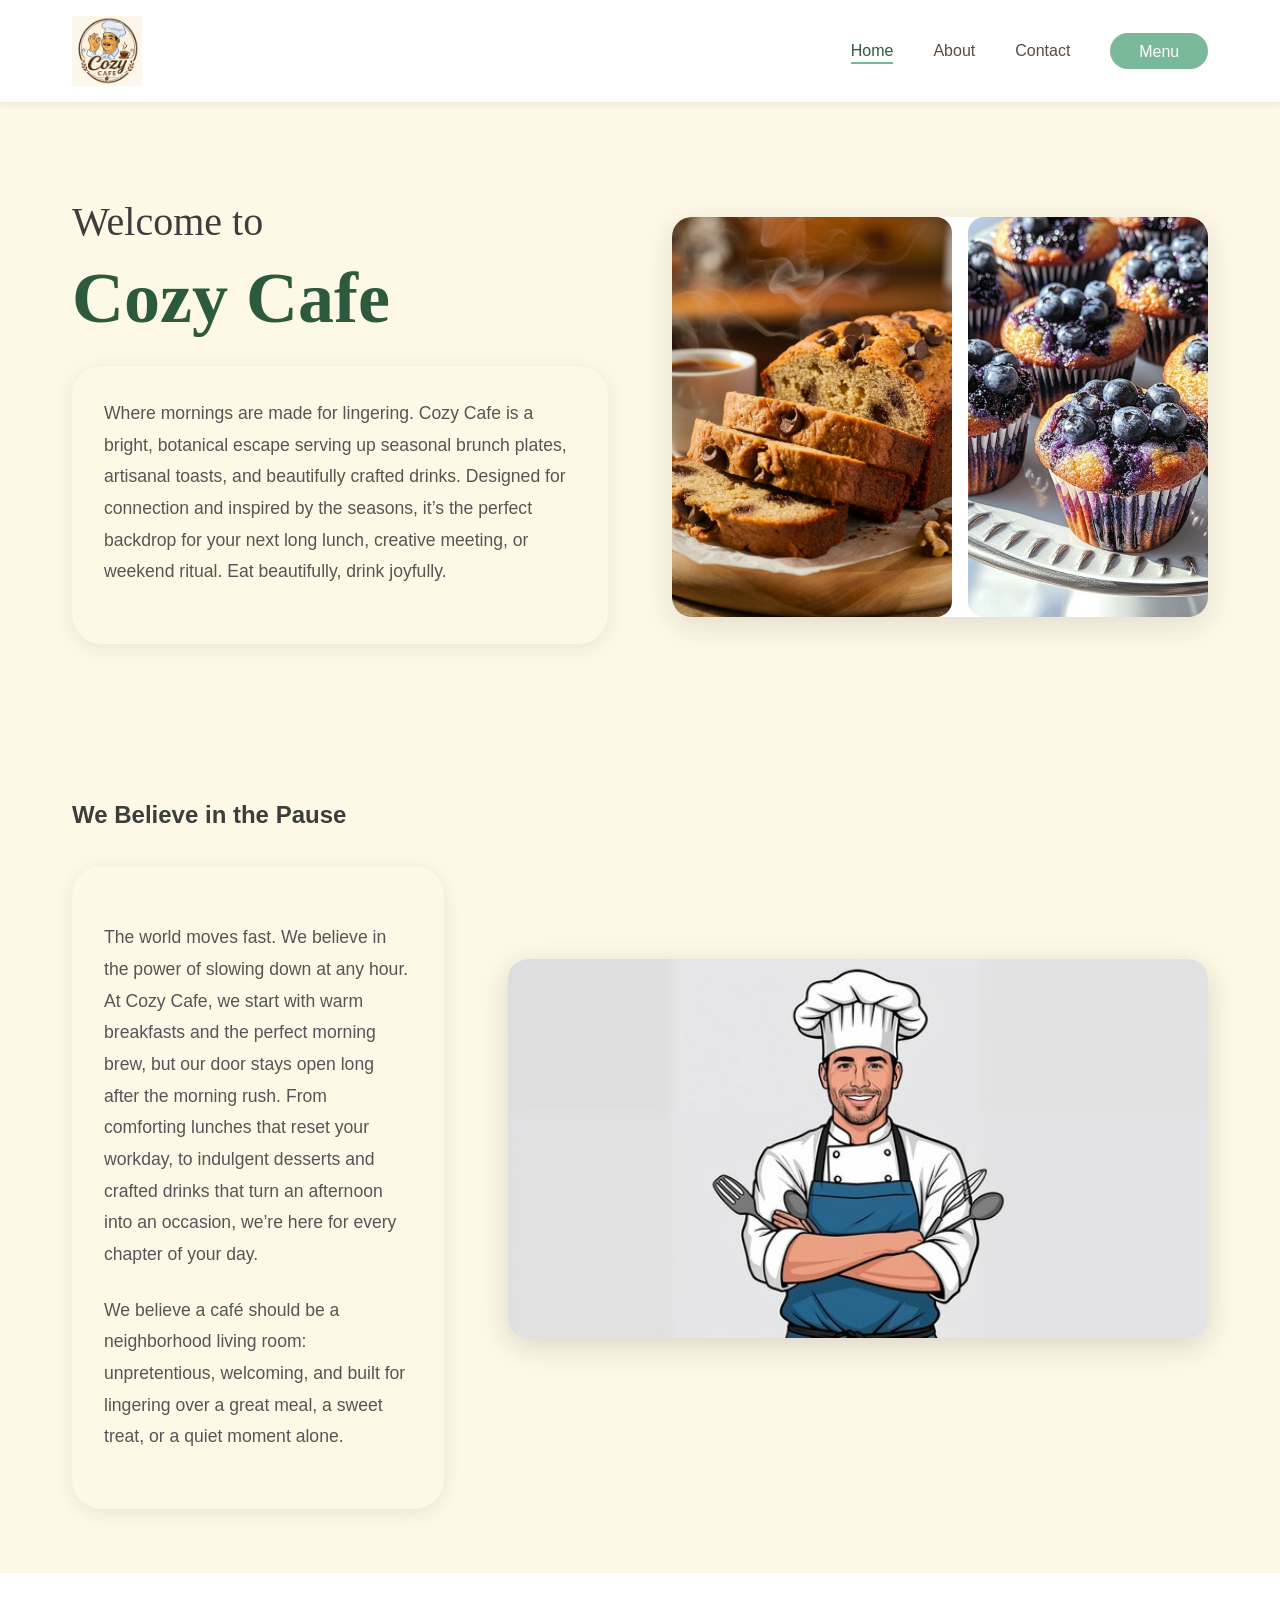
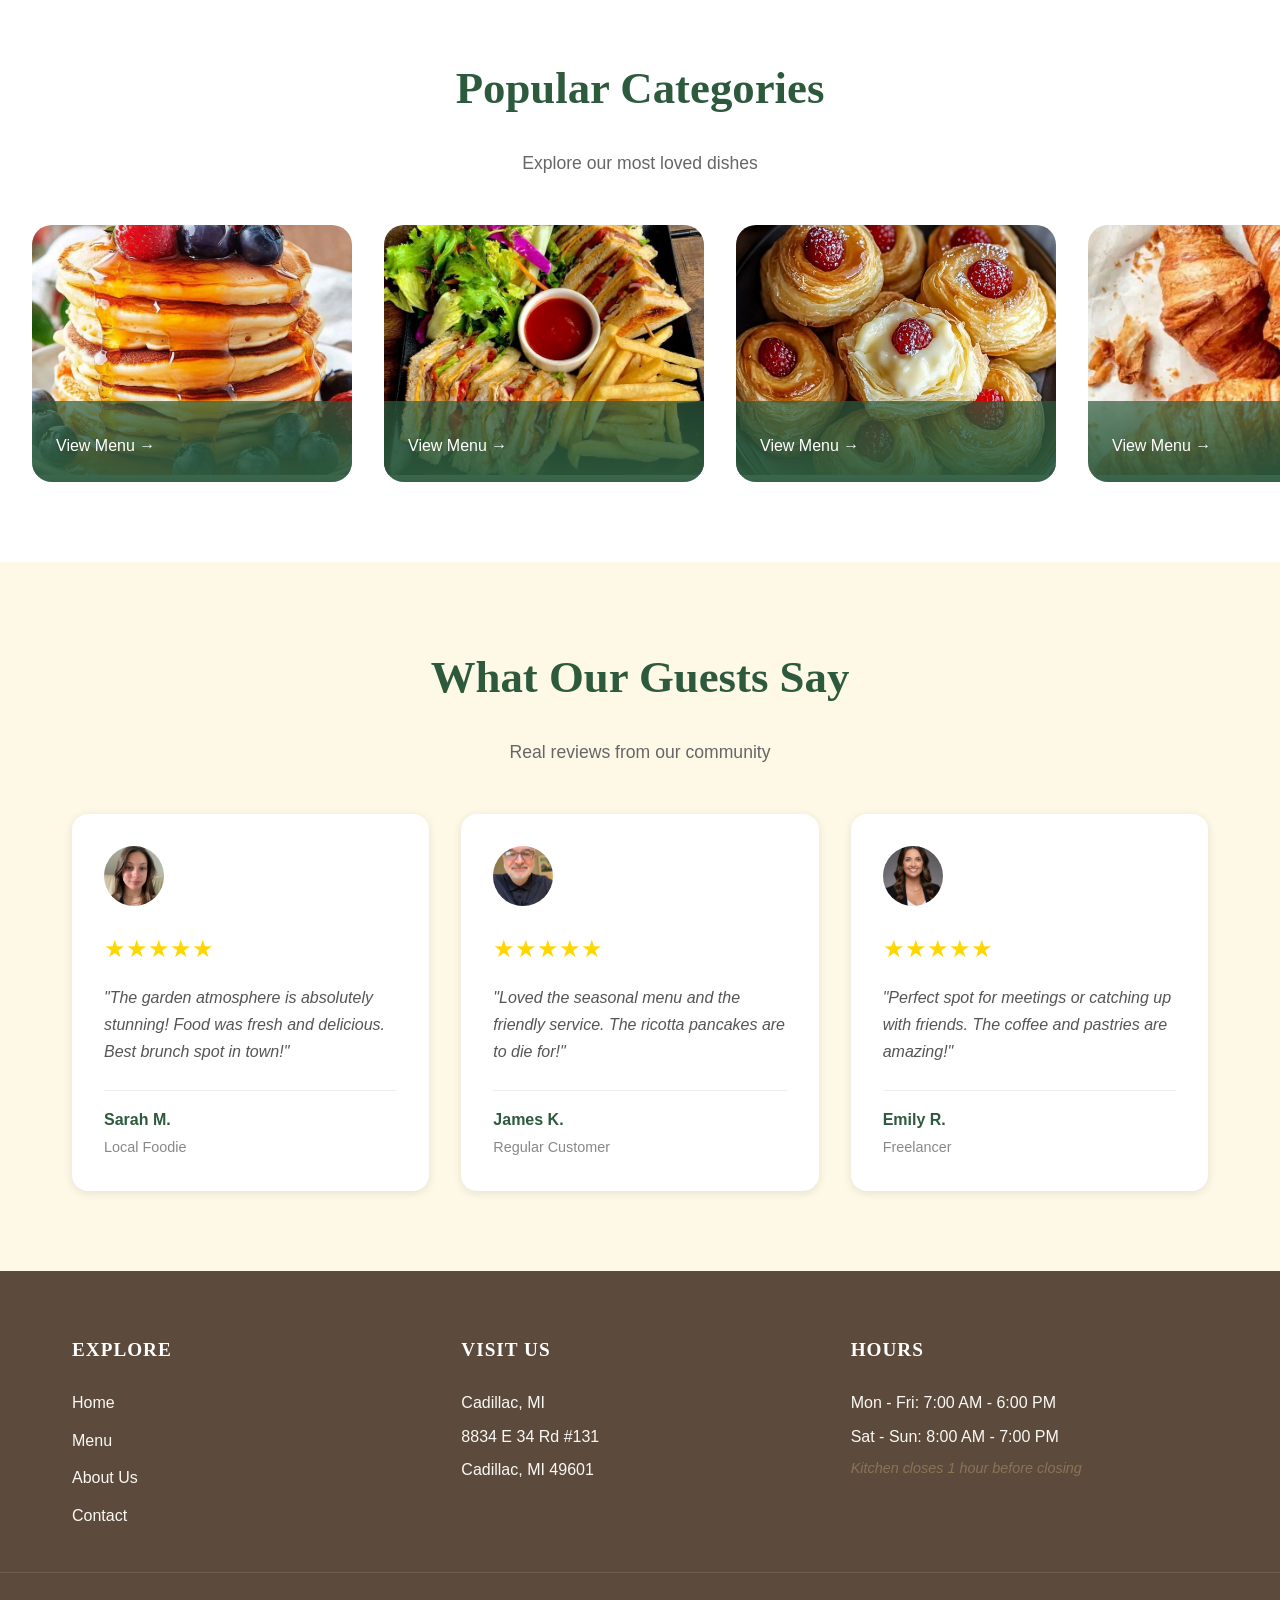
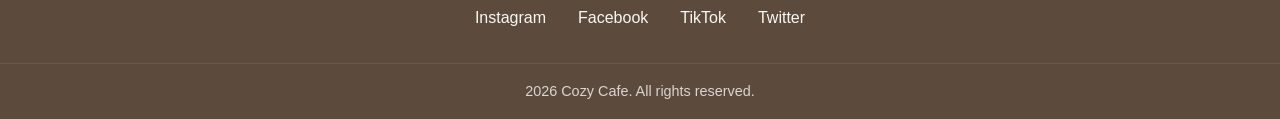
<file: index.html>
<!DOCTYPE html>
<html lang="en">
<head>
    <meta charset="UTF-8">
    <meta name="viewport" content="width=device-width, initial-scale=1.0">
    <title>Cozy Cafe | Botanical Escape</title>
    <link rel="stylesheet" href="styles.css">
</head>
<body>
    <!-- Navigation -->
    <nav class="navbar">
        <div class="nav-container">
            <div class="logo"><img src="images/cozycafelogo.png" alt="Cozy Cafe" class="logo-img"></div>
            <ul class="nav-menu">
                <li><a href="index.html" class="nav-link active">Home</a></li>
                <li><a href="about.html" class="nav-link">About</a></li>
                <li><a href="contact.html" class="nav-link">Contact</a></li>
                <li><a href="menu.html" class="nav-link nav-cta">Menu</a></li>
            </ul>
        </div>
    </nav>

    <!-- Hero Section -->
    <section class="hero-section">
        <div class="hero-container">
            <div class="hero-content">
                <div class="welcome-container">
                    <span class="welcome-text">Welcome to</span>
                    <span class="restaurant-name">Cozy Cafe</span>
                </div>
                <div class="hero-description-box">
                    <p class="hero-description">
                       Where mornings are made for lingering. Cozy Cafe is a bright, botanical escape serving up seasonal brunch plates, artisanal toasts, and beautifully crafted drinks. Designed for connection and inspired by the seasons, it’s the perfect backdrop for your next long lunch, creative meeting, or weekend ritual. Eat beautifully, drink joyfully.
                    </p>
                </div>
            </div>
            <div class="hero-images-wrapper">
                <div class="hero-images-scroll">
                    <div class="hero-small-img">
                        <img src="images/BananaBreadSlice.png" alt="Banana Bread">
                    </div>
                    <div class="hero-small-img">
                        <img src="images/BlueberryMuffin.png" alt="Blueberry Muffin">
                    </div>
                    <div class="hero-small-img">
                        <img src="images/PancakeStack.png" alt="Pancakes">
                    </div>
                    <div class="hero-small-img">
                        <img src="images/ButterCroissant.png" alt="Croissant">
                    </div>
                    <div class="hero-small-img">
                        <img src="images/CheeseDanish.png" alt="Danish">
                    </div>
                    <div class="hero-small-img">
                        <img src="images/BananaBreadSlice.png" alt="Banana Bread">
                    </div>
                    <div class="hero-small-img">
                        <img src="images/BlueberryMuffin.png" alt="Blueberry Muffin">
                    </div>
                    <div class="hero-small-img">
                        <img src="images/PancakeStack.png" alt="Pancakes">
                    </div>
                    <div class="hero-small-img">
                        <img src="images/ButterCroissant.png" alt="Croissant">
                    </div>
                    <div class="hero-small-img">
                        <img src="images/CheeseDanish.png" alt="Danish">
                    </div>
                </div>
            </div>
        </div>
    </section>

    <!-- About Section -->
    <section class="about-section">
        <div class="about-container">
            <div class="about-text">
                <div class="welcome-container">
                  <H1>We Believe in the Pause</H1>
                </div>
                <div class="hero-description-box">
                    <p class="hero-description">
                     
                    </p>
                    <p class="hero-description">
                       The world moves fast. We believe in the power of slowing down at any hour. At Cozy Cafe, we start with warm breakfasts and the perfect morning brew, but our door stays open long after the morning rush. From comforting lunches that reset your workday, to indulgent desserts and crafted drinks that turn an afternoon into an occasion, we’re here for every chapter of your day.
                    </p>
                    <p class="hero-description">
                       We believe a café should be a neighborhood living room: unpretentious, welcoming, and built for lingering over a great meal, a sweet treat, or a quiet moment alone.
                    </p>
                </div>
            </div>
            <div class="about-image">
                <img src="images/chef.png" alt="Chef Elena Martinez" class="chef-img-large">
            </div>
        </div>
    </section>

    <!-- Popular Categories Section -->
    <section class="categories-section">
        <div class="section-header">
            <h2 class="section-title">Popular Categories</h2>
            <p class="section-subtitle">Explore our most loved dishes</p>
        </div>
        <div class="categories-wrapper">
            <div class="categories-scroll">
                <div class="category-card">
                    <img src="images/PancakeStack.png" alt="Breakfast">
                    <div class="category-overlay">
                       
                        <a href="menu.html#breakfast" class="category-link">View Menu →</a>
                    </div>
                </div>
                <div class="category-card">
                    <img src="images/ClubSandwich.png" alt="Lunch">
                    <div class="category-overlay">
                        
                        <a href="menu.html#lunch" class="category-link">View Menu →</a>
                    </div>
                </div>
                <div class="category-card">
                    <img src="images/CheeseDanish.png" alt="Desserts & Drinks">
                    <div class="category-overlay">
                        
                       
                        <a href="menu.html#desserts" class="category-link">View Menu →</a>
                    </div>
                </div>
                <div class="category-card">
                    <img src="images/ButterCroissant.png" alt="Brunch Specials">
                    <div class="category-overlay">
                       
                      
                        <a href="menu.html" class="category-link">View Menu →</a>
                    </div>
                </div>
                <div class="category-card">
                    <img src="images/BeefBurger.png" alt="Seasonal Dishes">
                    <div class="category-overlay">
                        
            
                        <a href="menu.html" class="category-link">View Menu →</a>
                    </div>
                </div>
                <div class="category-card">
                    <img src="images/PancakeStack.png" alt="Breakfast">
                    <div class="category-overlay">
                       
                        <a href="menu.html#breakfast" class="category-link">View Menu →</a>
                    </div>
                </div>
                <div class="category-card">
                    <img src="images/ClubSandwich.png" alt="Lunch">
                    <div class="category-overlay">
                     
                        
                        <a href="menu.html#lunch" class="category-link">View Menu →</a>
                    </div>
                </div>
                <div class="category-card">
                    <img src="images/CheeseDanish.png" alt="Desserts & Drinks">
                    <div class="category-overlay">
                       
                       
                        <a href="menu.html#desserts" class="category-link">View Menu →</a>
                    </div>
                </div>
                <div class="category-card">
                    <img src="images/ButterCroissant.png" alt="Brunch Specials">
                    <div class="category-overlay">
                        
                     
                        <a href="menu.html" class="category-link">View Menu →</a>
                    </div>
                </div>
                <div class="category-card">
                    <img src="images/BeefBurger.png" alt="Seasonal Dishes">
                    <div class="category-overlay">
                       
                     
                        <a href="menu.html" class="category-link">View Menu →</a>
                    </div>
                </div>
            </div>
        </div>
    </section>

    <!-- Testimonials Section -->
    <section class="testimonials-section">
        <div class="section-header">
            <h2 class="section-title">What Our Guests Say</h2>
            <p class="section-subtitle">Real reviews from our community</p>
        </div>
        <div class="testimonials-container">
            <div class="testimonial-card">
                <img src="images/SaraM.png" alt="Sarah M." class="testimonial-avatar">
                <div class="testimonial-stars">★★★★★</div>
                <p class="testimonial-text">"The garden atmosphere is absolutely stunning! Food was fresh and delicious. Best brunch spot in town!"</p>
                <div class="testimonial-author">
                    <span class="author-name">Sarah M.</span>
                    <span class="author-role">Local Foodie</span>
                </div>
            </div>
            <div class="testimonial-card">
                <img src="images/JamesK.png" alt="James K." class="testimonial-avatar">
                <div class="testimonial-stars">★★★★★</div>
                <p class="testimonial-text">"Loved the seasonal menu and the friendly service. The ricotta pancakes are to die for!"</p>
                <div class="testimonial-author">
                    <span class="author-name">James K.</span>
                    <span class="author-role">Regular Customer</span>
                </div>
            </div>
            <div class="testimonial-card">
                <img src="images/EmillyM.png" alt="Emily R." class="testimonial-avatar">
                <div class="testimonial-stars">★★★★★</div>
                <p class="testimonial-text">"Perfect spot for meetings or catching up with friends. The coffee and pastries are amazing!"</p>
                <div class="testimonial-author">
                    <span class="author-name">Emily R.</span>
                    <span class="author-role">Freelancer</span>
                </div>
            </div>
        </div>
    </section>

    <!-- Footer -->
    <footer class="footer">
        <div class="footer-container">
            <div class="footer-column">
                <h3>EXPLORE</h3>
                <ul class="footer-links">
                    <li><a href="index.html">Home</a></li>
                    <li><a href="menu.html">Menu</a></li>
                    <li><a href="about.html">About Us</a></li>
                    <li><a href="contact.html">Contact</a></li>
                </ul>
            </div>
            <div class="footer-column">
                <h3>VISIT US</h3>
                <div class="footer-contact">
                    <p>Cadillac, MI</p>
                    <p>8834 E 34 Rd #131</p>
                    <p>Cadillac, MI 49601</p>
                   
                </div>
            </div>
            <div class="footer-column">
                <h3>HOURS</h3>
                <div class="footer-hours">
                    <p>Mon - Fri: 7:00 AM - 6:00 PM</p>
                    <p>Sat - Sun: 8:00 AM - 7:00 PM</p>
                    <p class="hours-note">Kitchen closes 1 hour before closing</p>
                </div>
            </div>
        </div>
        <div class="footer-social">
            <a href="#" class="footer-social-icon">Instagram</a>
            <a href="#" class="footer-social-icon">Facebook</a>
            <a href="#" class="footer-social-icon">TikTok</a>
            <a href="#" class="footer-social-icon">Twitter</a>
        </div>
        <div class="footer-bottom">
            <p>2026 Cozy Cafe. All rights reserved.</p>
        </div>
    </footer>
</body>
</html>
</file>
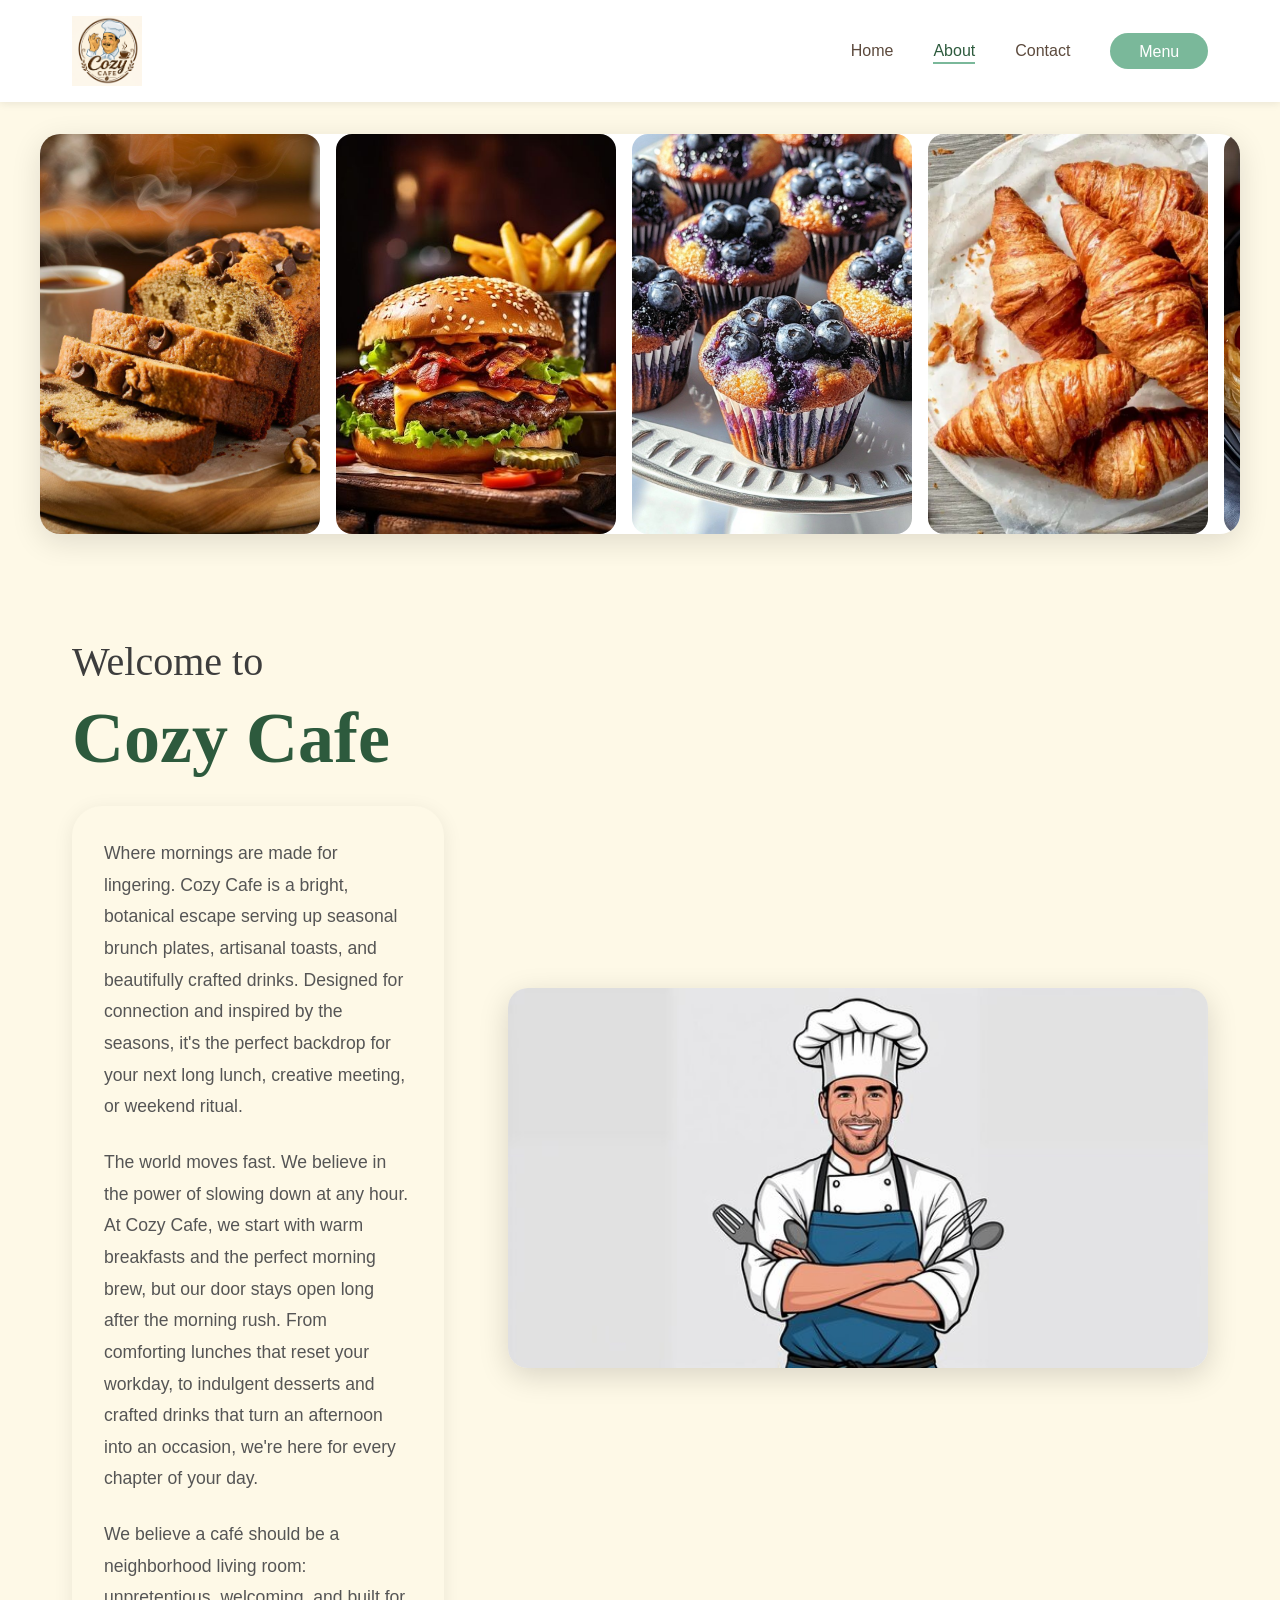
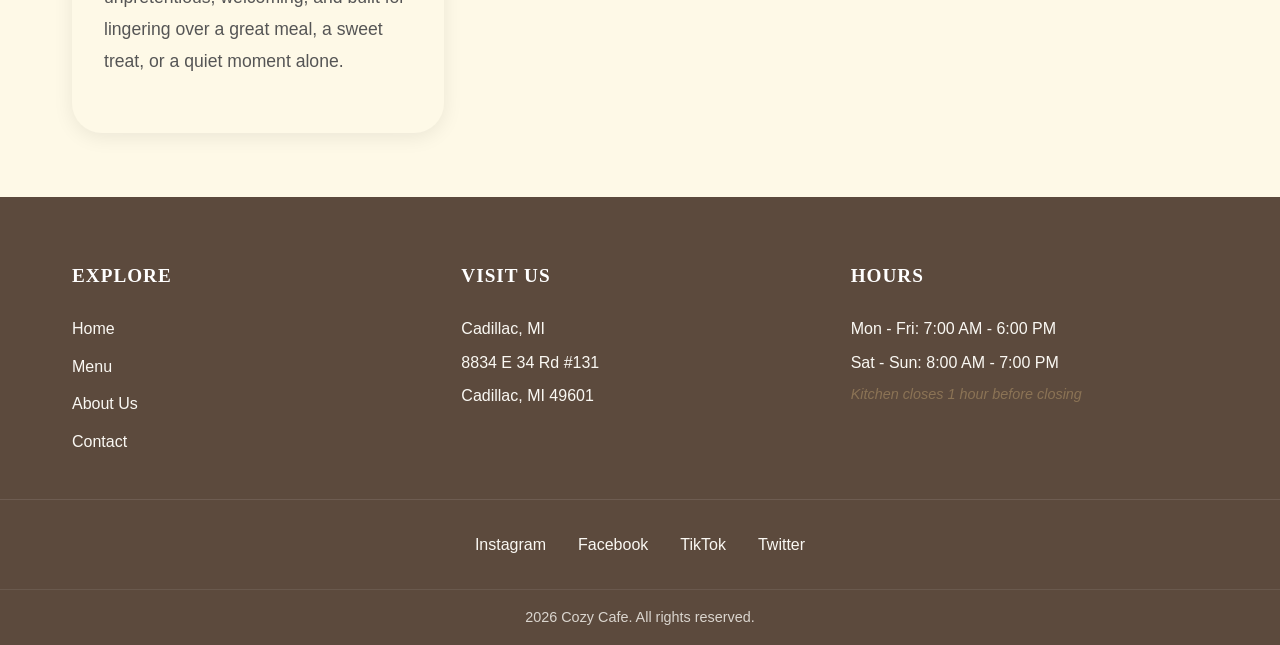
<file: about.html>
<!DOCTYPE html>
<html lang="en">
<head>
    <meta charset="UTF-8">
    <meta name="viewport" content="width=device-width, initial-scale=1.0">
    <title>About Us | Cozy Cafe</title>
    <link rel="stylesheet" href="styles.css">
</head>
<body>
    <!-- Navigation -->
    <nav class="navbar">
        <div class="nav-container">
            <div class="logo"><img src="images/cozycafelogo.png" alt="Cozy Cafe" class="logo-img"></div>
            <ul class="nav-menu">
                <li><a href="index.html" class="nav-link">Home</a></li>
                <li><a href="about.html" class="nav-link active">About</a></li>
                <li><a href="contact.html" class="nav-link">Contact</a></li>
                <li><a href="menu.html" class="nav-link nav-cta">Menu</a></li>
            </ul>
        </div>
    </nav>

    <!-- About Hero Section - Animated Images on Top -->
    <section class="hero-images-top-section">
        <div class="hero-images-full-width">
            <div class="hero-images-scroll-full">
                <div class="hero-small-img-full">
                    <img src="images/BananaBreadSlice.png" alt="Banana Bread">
                </div>
                <div class="hero-small-img-full">
                    <img src="images/BeefBurger.png" alt="Beef Burger">
                </div>
                <div class="hero-small-img-full">
                    <img src="images/BlueberryMuffin.png" alt="Blueberry Muffin">
                </div>
                <div class="hero-small-img-full">
                    <img src="images/ButterCroissant.png" alt="Butter Croissant">
                </div>
                <div class="hero-small-img-full">
                    <img src="images/CheeseDanish.png" alt="Cheese Danish">
                </div>
                <div class="hero-small-img-full">
                    <img src="images/ChickenBurger.png" alt="Chicken Burger">
                </div>
                <div class="hero-small-img-full">
                    <img src="images/BananaBreadSlice.png" alt="Banana Bread">
                </div>
                <div class="hero-small-img-full">
                    <img src="images/BeefBurger.png" alt="Beef Burger">
                </div>
                <div class="hero-small-img-full">
                    <img src="images/BlueberryMuffin.png" alt="Blueberry Muffin">
                </div>
                <div class="hero-small-img-full">
                    <img src="images/ButterCroissant.png" alt="Butter Croissant">
                </div>
                <div class="hero-small-img-full">
                    <img src="images/CheeseDanish.png" alt="Cheese Danish">
                </div>
                <div class="hero-small-img-full">
                    <img src="images/ChickenBurger.png" alt="Chicken Burger">
                </div>
            </div>
        </div>
    </section>

    <!-- About Section - Text and Chef Image -->
    <section class="about-section">
        <div class="about-container">
            <div class="about-text">
                <div class="welcome-container">
                    <span class="welcome-text">Welcome to</span>
                    <span class="restaurant-name">Cozy Cafe</span>
                </div>
                <div class="hero-description-box">
                    <p class="hero-description">
                       Where mornings are made for lingering. Cozy Cafe is a bright, botanical escape serving up seasonal brunch plates, artisanal toasts, and beautifully crafted drinks. Designed for connection and inspired by the seasons, it's the perfect backdrop for your next long lunch, creative meeting, or weekend ritual.
                    </p>
                    <p class="hero-description">
                       The world moves fast. We believe in the power of slowing down at any hour. At Cozy Cafe, we start with warm breakfasts and the perfect morning brew, but our door stays open long after the morning rush. From comforting lunches that reset your workday, to indulgent desserts and crafted drinks that turn an afternoon into an occasion, we're here for every chapter of your day.
                    </p>
                    <p class="hero-description">
                       We believe a café should be a neighborhood living room: unpretentious, welcoming, and built for lingering over a great meal, a sweet treat, or a quiet moment alone.
                    </p>
                </div>
            </div>
            <div class="about-image">
                <img src="images/chef.png" alt="Chef Elena Martinez" class="chef-img-large">
            </div>
        </div>
    </section>

    <!-- Footer -->
    <footer class="footer">
        <div class="footer-container">
            <div class="footer-column">
                <h3>EXPLORE</h3>
                <ul class="footer-links">
                    <li><a href="index.html">Home</a></li>
                    <li><a href="menu.html">Menu</a></li>
                    <li><a href="about.html">About Us</a></li>
                    <li><a href="contact.html">Contact</a></li>
                </ul>
            </div>
            <div class="footer-column">
                <h3>VISIT US</h3>
                <div class="footer-contact">
                     <p>Cadillac, MI</p>
                    <p>8834 E 34 Rd #131</p>
                    <p>Cadillac, MI 49601</p>
                   
                </div>
            </div>
            <div class="footer-column">
                <h3>HOURS</h3>
                <div class="footer-hours">
                    <p>Mon - Fri: 7:00 AM - 6:00 PM</p>
                    <p>Sat - Sun: 8:00 AM - 7:00 PM</p>
                    <p class="hours-note">Kitchen closes 1 hour before closing</p>
                </div>
            </div>
        </div>
        <div class="footer-social">
            <a href="#" class="footer-social-icon">Instagram</a>
            <a href="#" class="footer-social-icon">Facebook</a>
            <a href="#" class="footer-social-icon">TikTok</a>
            <a href="#" class="footer-social-icon">Twitter</a>
        </div>
        <div class="footer-bottom">
            <p>2026 Cozy Cafe. All rights reserved.</p>
        </div>
    </footer>
</body>
</html>
</file>
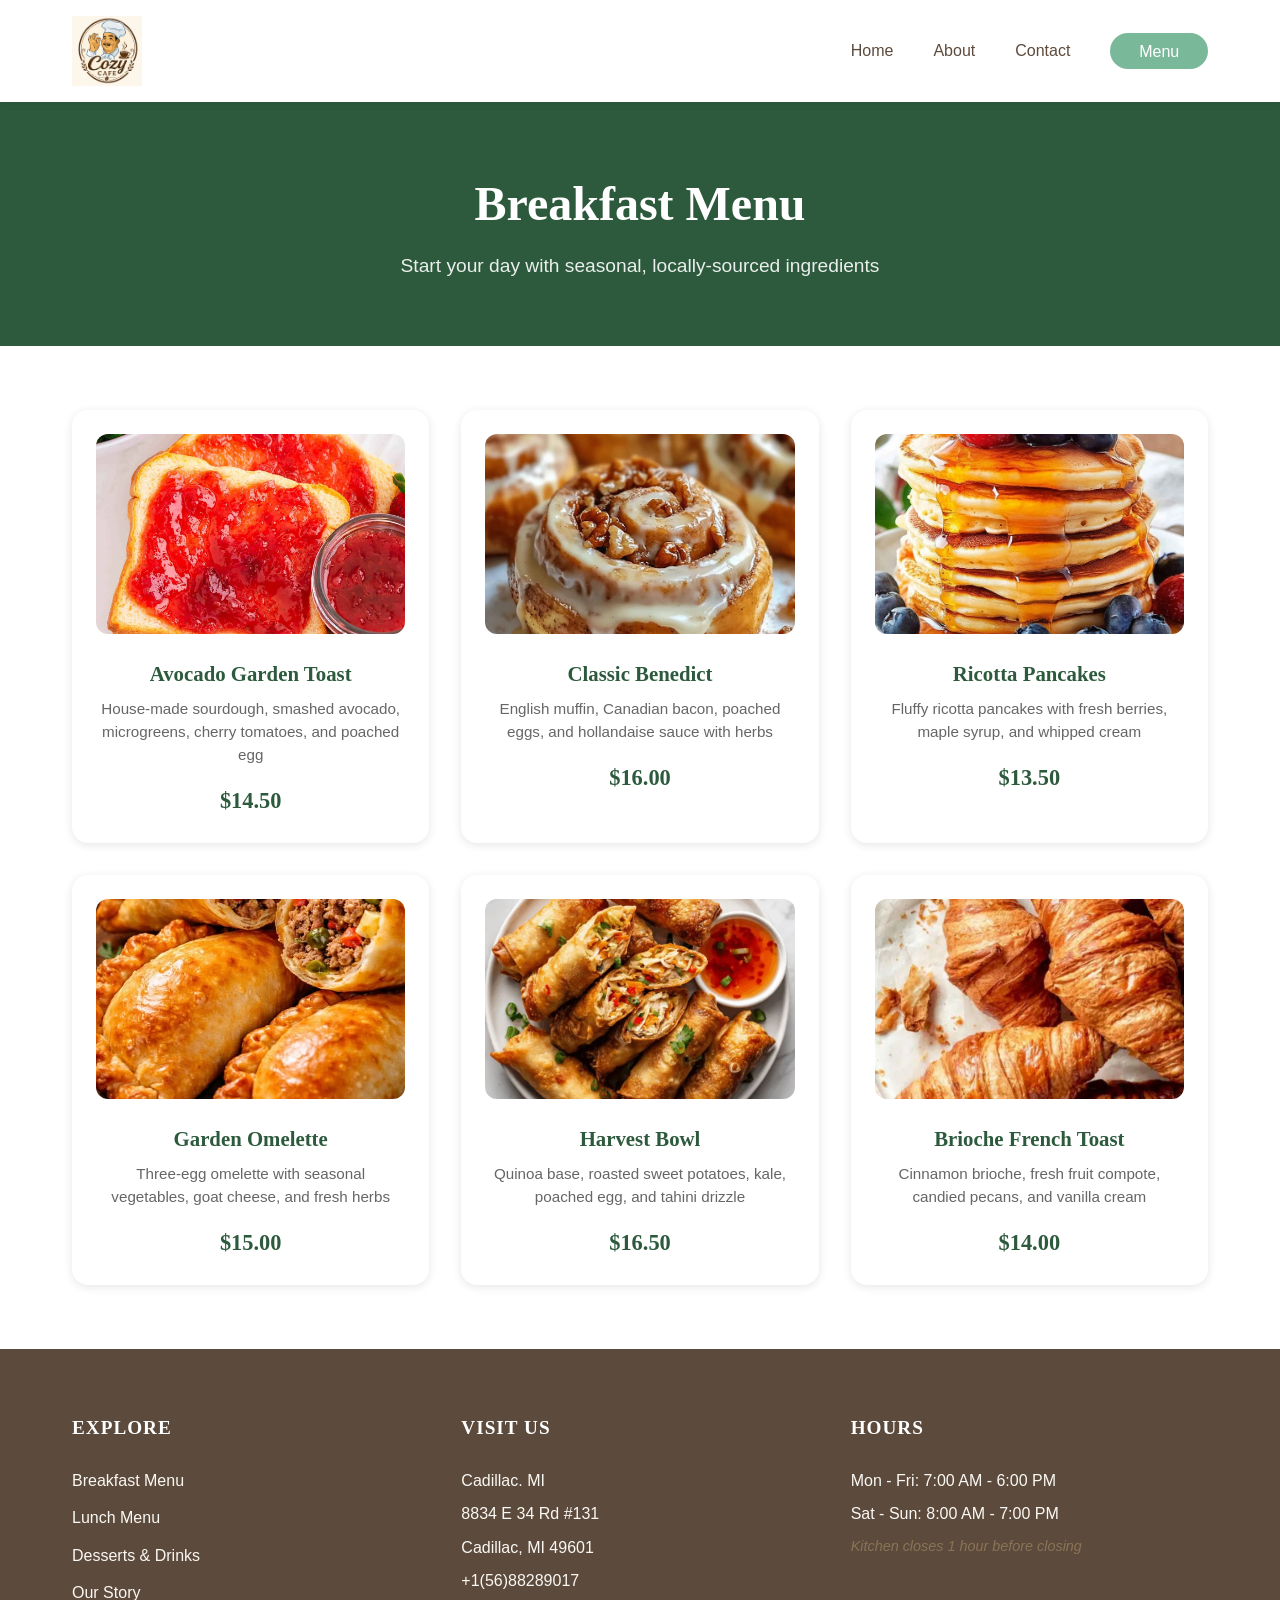
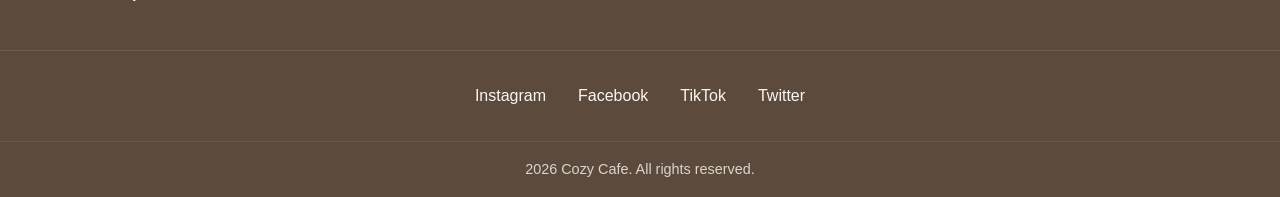
<file: breakfast.html>
<!DOCTYPE html>
<html lang="en">
<head>
    <meta charset="UTF-8">
    <meta name="viewport" content="width=device-width, initial-scale=1.0">
    <title>Breakfast Menu | Cozy Cafe</title>
    <link rel="stylesheet" href="styles.css">
</head>
<body>
    <!-- Navigation -->
    <nav class="navbar">
        <div class="nav-container">
            <div class="logo"><img src="images/cozycafelogo.png" alt="Cozy Cafe" class="logo-img"></div>
            <ul class="nav-menu">
                <li><a href="index.html" class="nav-link">Home</a></li>
                <li><a href="about.html" class="nav-link">About</a></li>
                <li><a href="contact.html" class="nav-link">Contact</a></li>
                <li><a href="menu.html" class="nav-link nav-cta">Menu</a></li>
            </ul>
        </div>
    </nav>

    <!-- Menu Hero -->
    <section class="menu-hero">
        <div class="menu-hero-content">
            <h1 class="menu-hero-title">Breakfast Menu</h1>
            <p class="menu-hero-subtitle">Start your day with seasonal, locally-sourced ingredients</p>
        </div>
    </section>

    <!-- Menu Section -->
    <section class="menu-section">
        <div class="menu-container">
            <div class="menu-item">
                <img src="images/Toast&Jam.png" alt="Avocado Toast" class="menu-image">
                <h3 class="menu-title">Avocado Garden Toast</h3>
                <p class="menu-description">House-made sourdough, smashed avocado, microgreens, cherry tomatoes, and poached egg</p>
                <p class="menu-price">$14.50</p>
            </div>

            <div class="menu-item">
                <img src="images/CinnamonRoll.png" alt="Eggs Benedict" class="menu-image">
                <h3 class="menu-title">Classic Benedict</h3>
                <p class="menu-description">English muffin, Canadian bacon, poached eggs, and hollandaise sauce with herbs</p>
                <p class="menu-price">$16.00</p>
            </div>

            <div class="menu-item">
                <img src="images/PancakeStack.png" alt="Pancakes" class="menu-image">
                <h3 class="menu-title">Ricotta Pancakes</h3>
                <p class="menu-description">Fluffy ricotta pancakes with fresh berries, maple syrup, and whipped cream</p>
                <p class="menu-price">$13.50</p>
            </div>

            <div class="menu-item">
                <img src="images/MeatPie.png" alt="Omelette" class="menu-image">
                <h3 class="menu-title">Garden Omelette</h3>
                <p class="menu-description">Three-egg omelette with seasonal vegetables, goat cheese, and fresh herbs</p>
                <p class="menu-price">$15.00</p>
            </div>

            <div class="menu-item">
                <img src="images/SpringRolls.png" alt="Breakfast Bowl" class="menu-image">
                <h3 class="menu-title">Harvest Bowl</h3>
                <p class="menu-description">Quinoa base, roasted sweet potatoes, kale, poached egg, and tahini drizzle</p>
                <p class="menu-price">$16.50</p>
            </div>

            <div class="menu-item">
                <img src="images/ButterCroissant.png" alt="French Toast" class="menu-image">
                <h3 class="menu-title">Brioche French Toast</h3>
                <p class="menu-description">Cinnamon brioche, fresh fruit compote, candied pecans, and vanilla cream</p>
                <p class="menu-price">$14.00</p>
            </div>
        </div>
    </section>

    <!-- Footer -->
    <footer class="footer">
        <div class="footer-container">
            <div class="footer-column">
                <h3>EXPLORE</h3>
                <ul class="footer-links">
                    <li><a href="breakfast.html">Breakfast Menu</a></li>
                    <li><a href="lunch.html">Lunch Menu</a></li>
                    <li><a href="desserts.html">Desserts & Drinks</a></li>
                    <li><a href="about.html">Our Story</a></li>
                </ul>
            </div>
            <div class="footer-column">
                <h3>VISIT US</h3>
                <div class="footer-contact">
                    <p>Cadillac. MI</p>
                    <p>8834 E 34 Rd #131</p>
                    <p>Cadillac, MI 49601</p>
                    <p> +1(56)88289017</p>
                </div>
            </div>
            <div class="footer-column">
                <h3>HOURS</h3>
                <div class="footer-hours">
                    <p>Mon - Fri: 7:00 AM - 6:00 PM</p>
                    <p>Sat - Sun: 8:00 AM - 7:00 PM</p>
                    <p class="hours-note">Kitchen closes 1 hour before closing</p>
                </div>
            </div>
        </div>
        <div class="footer-social">
            <a href="#" class="footer-social-icon">Instagram</a>
            <a href="#" class="footer-social-icon">Facebook</a>
            <a href="#" class="footer-social-icon">TikTok</a>
            <a href="#" class="footer-social-icon">Twitter</a>
        </div>
        <div class="footer-bottom">
            <p>2026 Cozy Cafe. All rights reserved.</p>
        </div>
    </footer>
</body>
</html>
</file>
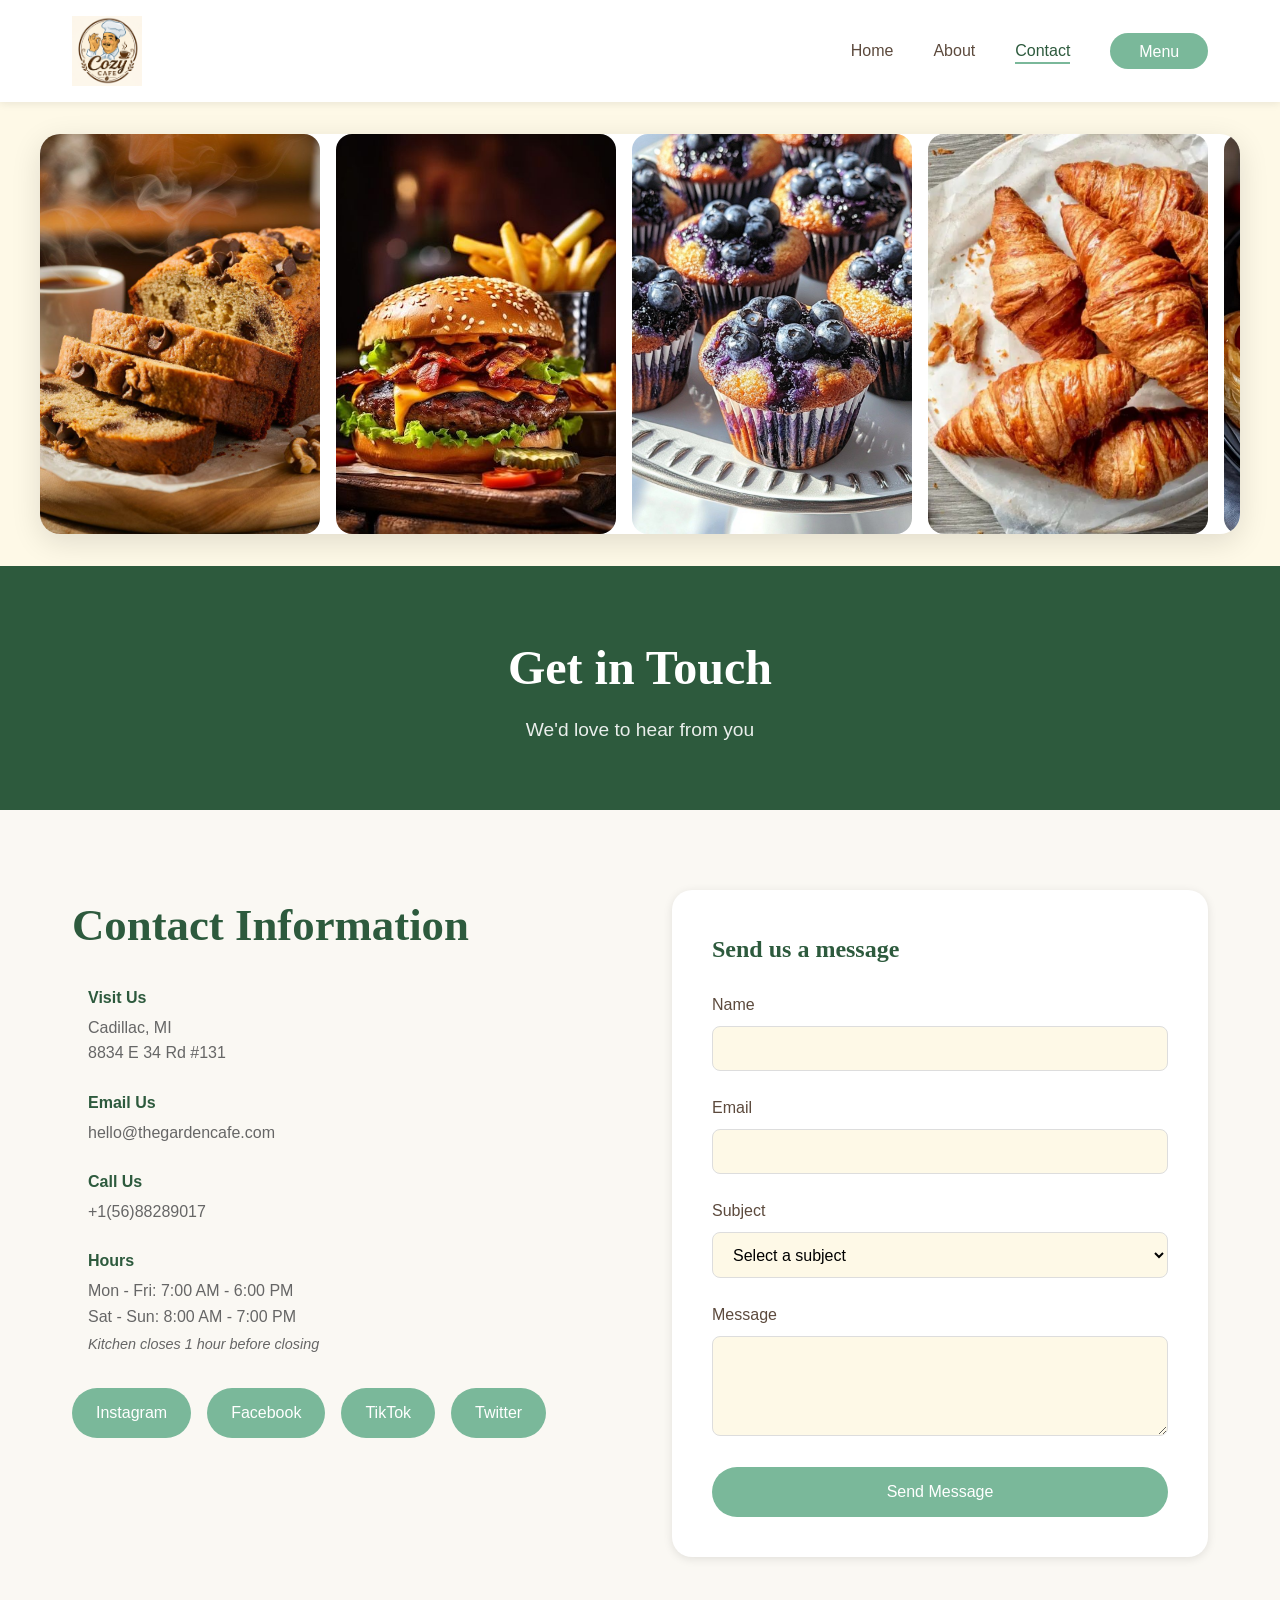
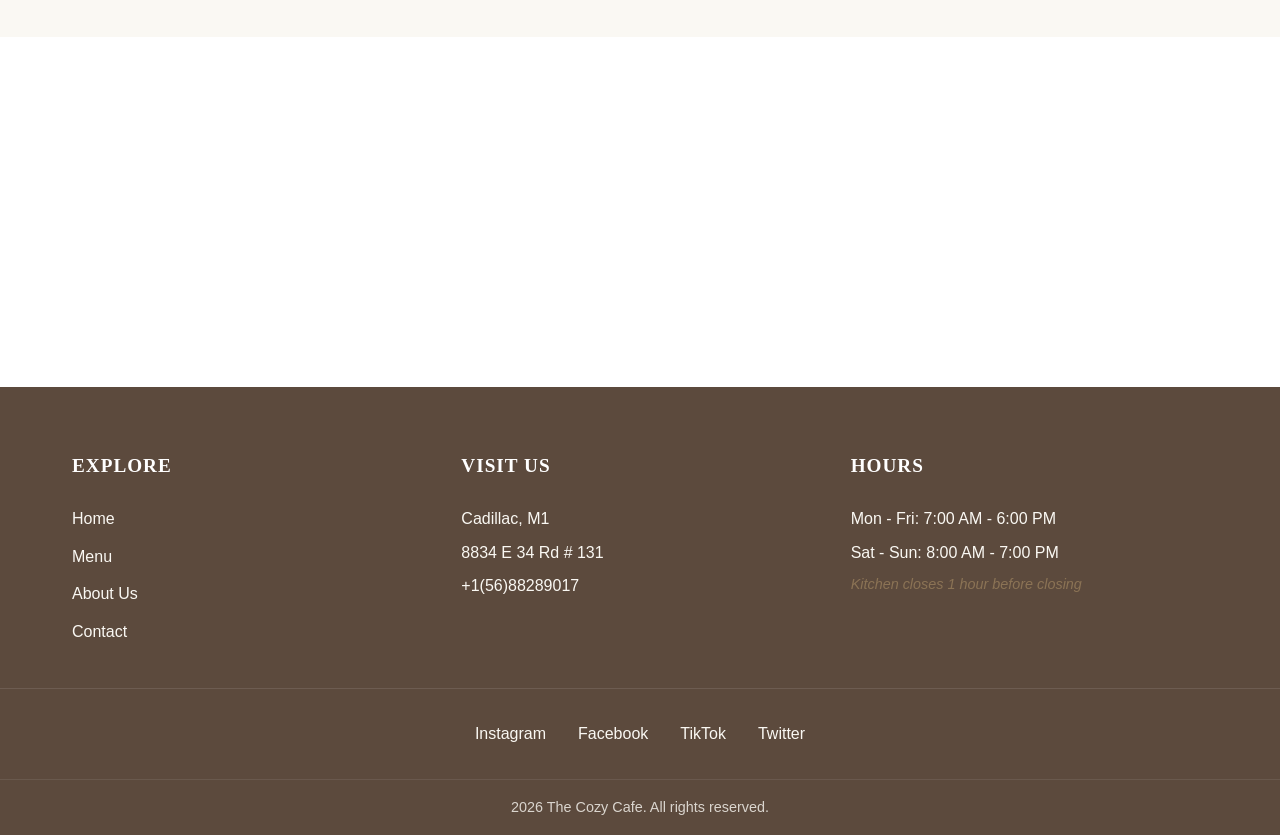
<file: contact.html>
<!DOCTYPE html>
<html lang="en">
<head>
    <meta charset="UTF-8">
    <meta name="viewport" content="width=device-width, initial-scale=1.0">
    <title>Contact Us | The Garden Cafe</title>
    <link rel="stylesheet" href="styles.css">
</head>
<body>
    <!-- Navigation -->
    <nav class="navbar">
        <div class="nav-container">
            <div class="logo"><img src="images/cozycafelogo.png" alt="Cozy Cafe" class="logo-img"></div>
            <ul class="nav-menu">
                <li><a href="index.html" class="nav-link">Home</a></li>
                <li><a href="about.html" class="nav-link">About</a></li>
                <li><a href="contact.html" class="nav-link active">Contact</a></li>
                <li><a href="menu.html" class="nav-link nav-cta">Menu</a></li>
            </ul>
        </div>
    </nav>

    <!-- Animated Images Section -->
    <section class="hero-images-top-section">
        <div class="hero-images-full-width">
            <div class="hero-images-scroll-full">
                <div class="hero-small-img-full">
                    <img src="images/BananaBreadSlice.png" alt="Banana Bread">
                </div>
                <div class="hero-small-img-full">
                    <img src="images/BeefBurger.png" alt="Beef Burger">
                </div>
                <div class="hero-small-img-full">
                    <img src="images/BlueberryMuffin.png" alt="Blueberry Muffin">
                </div>
                <div class="hero-small-img-full">
                    <img src="images/ButterCroissant.png" alt="Butter Croissant">
                </div>
                <div class="hero-small-img-full">
                    <img src="images/CheeseDanish.png" alt="Cheese Danish">
                </div>
                <div class="hero-small-img-full">
                    <img src="images/ChickenBurger.png" alt="Chicken Burger">
                </div>
                <div class="hero-small-img-full">
                    <img src="images/BananaBreadSlice.png" alt="Banana Bread">
                </div>
                <div class="hero-small-img-full">
                    <img src="images/BeefBurger.png" alt="Beef Burger">
                </div>
                <div class="hero-small-img-full">
                    <img src="images/BlueberryMuffin.png" alt="Blueberry Muffin">
                </div>
                <div class="hero-small-img-full">
                    <img src="images/ButterCroissant.png" alt="Butter Croissant">
                </div>
                <div class="hero-small-img-full">
                    <img src="images/CheeseDanish.png" alt="Cheese Danish">
                </div>
                <div class="hero-small-img-full">
                    <img src="images/ChickenBurger.png" alt="Chicken Burger">
                </div>
            </div>
        </div>
    </section>

    
    <!-- Contact Hero -->
    <section class="contact-hero">
        <div class="contact-hero-content">
            <h1>Get in Touch</h1>
            <p>We'd love to hear from you</p>
        </div>
    </section>

    <!-- Contact Section -->
    <section class="contact-section">
        <div class="contact-container">
            <div class="contact-info">
                <h2 class="section-title">Contact Information</h2>
                <div class="contact-details">
                    <div class="contact-item">
                        <span class="contact-icon"></span>
                        <div>
                            <h4>Visit Us</h4>
                            <p>Cadillac, MI<br>8834 E 34 Rd #131</p>
                        </div>
                    </div>
                    <div class="contact-item">
                        <span class="contact-icon"></span>
                        <div>
                            <h4>Email Us</h4>
                            <p>hello@thegardencafe.com</p>
                        </div>
                    </div>
                    <div class="contact-item">
                        <span class="contact-icon"></span>
                        <div>
                            <h4>Call Us</h4>
                            <p>+1(56)88289017</p>
                        </div>
                    </div>
                    <div class="contact-item">
                        <span class="contact-icon"></span>
                        <div>
                            <h4>Hours</h4>
                            <p>Mon - Fri: 7:00 AM - 6:00 PM<br>Sat - Sun: 8:00 AM - 7:00 PM</p>
                            <p class="hours-note">Kitchen closes 1 hour before closing</p>
                        </div>
                    </div>
                </div>
                <div class="social-links">
                    <a href="#" class="social-icon">Instagram</a>
                    <a href="#" class="social-icon">Facebook</a>
                    <a href="#" class="social-icon">TikTok</a>
                    <a href="#" class="social-icon">Twitter</a>
                </div>
            </div>
            <div class="contact-form-wrapper">
                <form class="contact-form">
                    <h3>Send us a message</h3>
                    <div class="form-group">
                        <label for="name">Name</label>
                        <input type="text" id="name" name="name" required>
                    </div>
                    <div class="form-group">
                        <label for="email">Email</label>
                        <input type="email" id="email" name="email" required>
                    </div>
                    <div class="form-group">
                        <label for="subject">Subject</label>
                        <select id="subject" name="subject">
                            <option value="">Select a subject</option>
                            <option value="reservation">Reservation</option>
                            <option value="catering">Catering Inquiry</option>
                            <option value="feedback">Feedback</option>
                            <option value="other">Other</option>
                        </select>
                    </div>
                    <div class="form-group">
                        <label for="message">Message</label>
                        <textarea id="message" name="message" rows="4" required></textarea>
                    </div>
                    <button type="submit" class="submit-btn">Send Message</button>
                </form>
            </div>
        </div>
    </section>

    <!-- Map Section -->
    <section class="map-section">
        <iframe
            src="https://www.google.com/maps/embed?pb=!1m18!1m12!1m3!1d3022.1!2d-73.9857!3d40.7484!2m3!1f0!2f0!3f0!3m2!1i1024!2i768!4f13.1!3m3!1m2!1s0x89c259a9b3117469%3A0xd134e199a405a163!2sEmpire%20State%20Building!5e0!3m2!1sen!2sus!4v1234567890"
            width="100%"
            height="350"
            style="border:0;"
            allowfullscreen=""
            loading="lazy">
        </iframe>
    </section>

    <!-- Footer -->
    <footer class="footer">
        <div class="footer-container">
            <div class="footer-column">
                <h3>EXPLORE</h3>
                <ul class="footer-links">
                    <li><a href="index.html">Home</a></li>
                    <li><a href="menu.html">Menu</a></li>
                    <li><a href="about.html">About Us</a></li>
                    <li><a href="contact.html">Contact</a></li>
                </ul>
            </div>
            <div class="footer-column">
                <h3>VISIT US</h3>
                <div class="footer-contact">
                    <p>Cadillac, M1</p>
                    <p>8834 E 34 Rd # 131</p>
                    <p>+1(56)88289017</p>
                </div>
            </div>
            <div class="footer-column">
                <h3>HOURS</h3>
                <div class="footer-hours">
                    <p>Mon - Fri: 7:00 AM - 6:00 PM</p>
                    <p>Sat - Sun: 8:00 AM - 7:00 PM</p>
                    <p class="hours-note">Kitchen closes 1 hour before closing</p>
                </div>
            </div>
        </div>
        <div class="footer-social">
            <a href="#" class="footer-social-icon">Instagram</a>
            <a href="#" class="footer-social-icon">Facebook</a>
            <a href="#" class="footer-social-icon">TikTok</a>
            <a href="#" class="footer-social-icon">Twitter</a>
        </div>
        <div class="footer-bottom">
            <p>2026 The Cozy Cafe. All rights reserved.</p>
        </div>
    </footer>
</body>
</html>
</file>
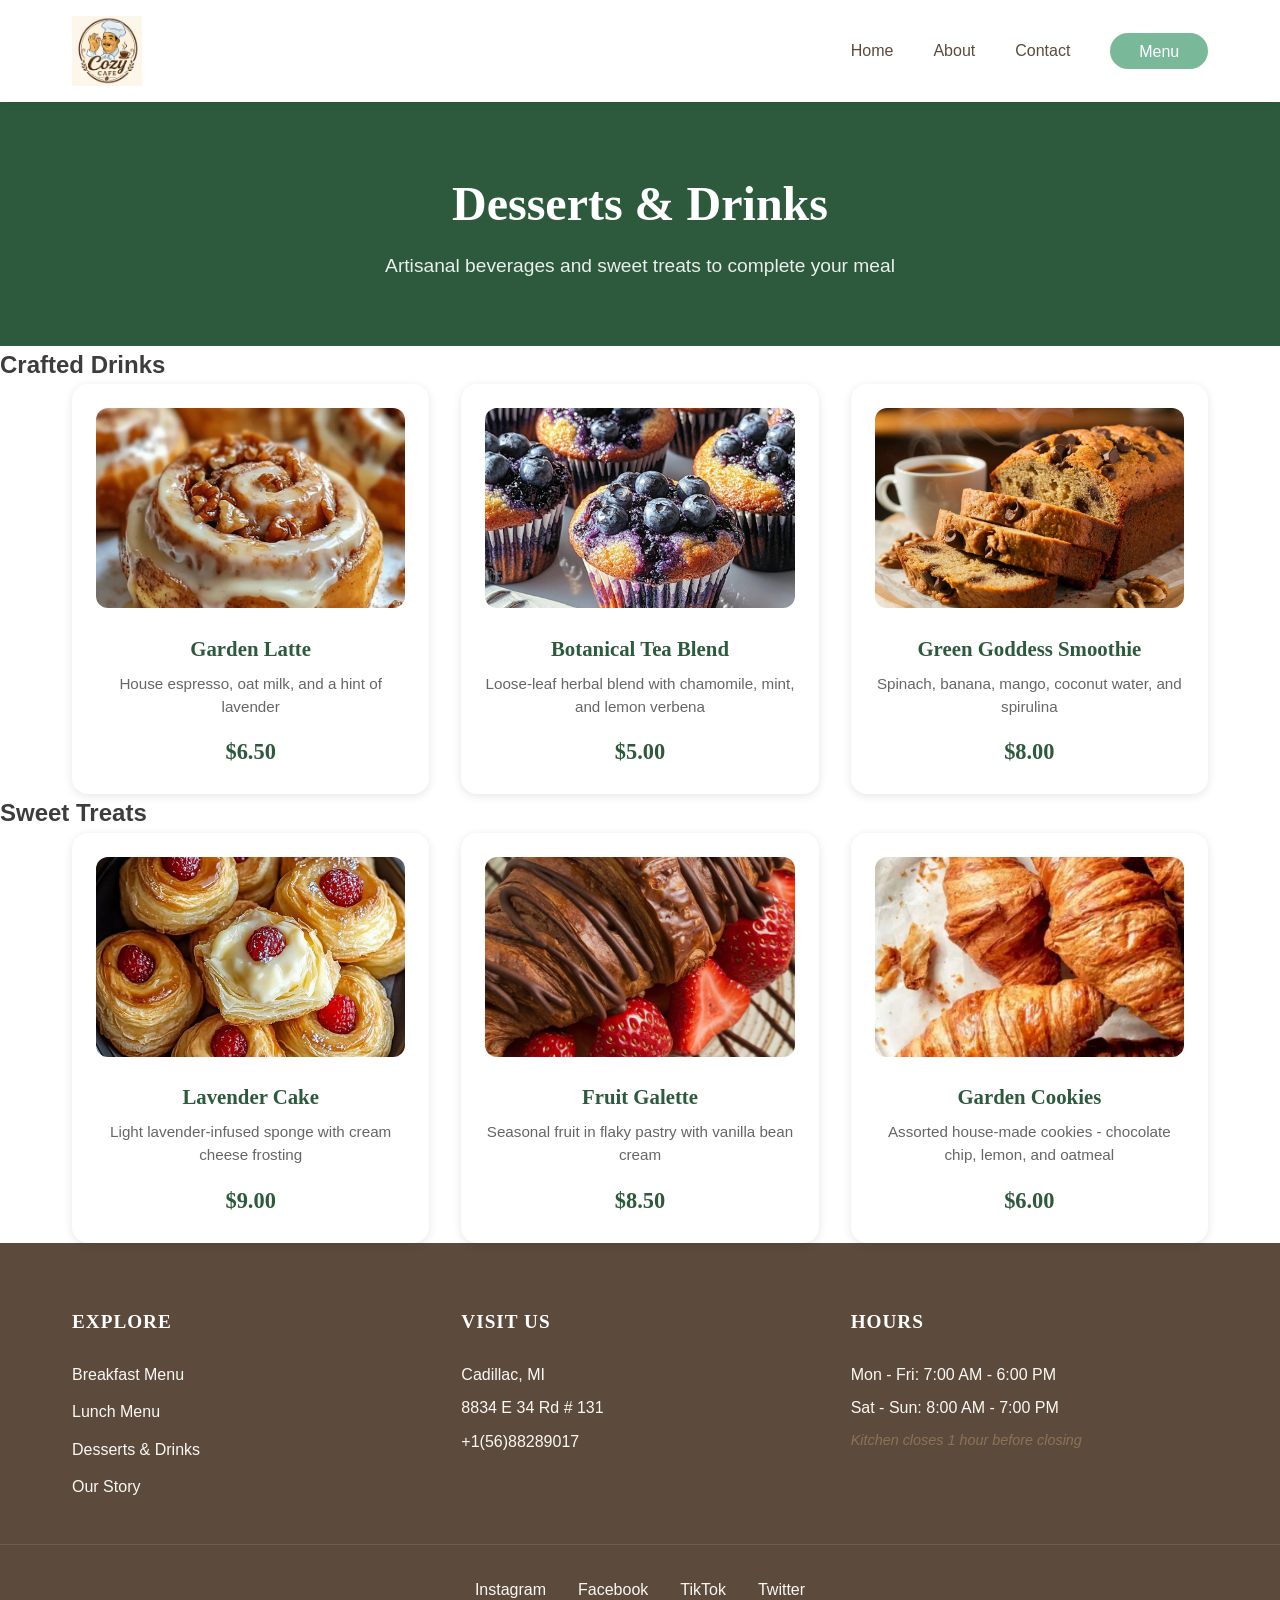
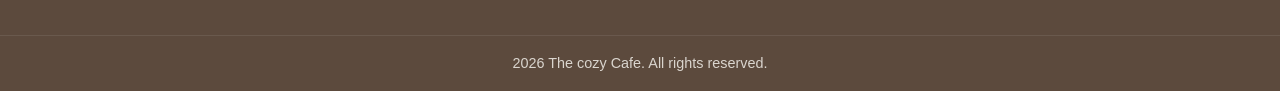
<file: desserts.html>
<!DOCTYPE html>
<html lang="en">
<head>
    <meta charset="UTF-8">
    <meta name="viewport" content="width=device-width, initial-scale=1.0">
    <title>Desserts & Drinks | Cozy Cafe</title>
    <link rel="stylesheet" href="styles.css">
</head>
<body>
    <!-- Navigation -->
    <nav class="navbar">
        <div class="nav-container">
            <div class="logo"><img src="images/cozycafelogo.png" alt="Cozy Cafe" class="logo-img"></div>
            <ul class="nav-menu">
                <li><a href="index.html" class="nav-link">Home</a></li>
                <li><a href="about.html" class="nav-link">About</a></li>
                <li><a href="contact.html" class="nav-link">Contact</a></li>
                <li><a href="menu.html" class="nav-link nav-cta">Menu</a></li>
            </ul>
        </div>
    </nav>

    <!-- Menu Hero -->
    <section class="menu-hero">
        <div class="menu-hero-content">
            <h1 class="menu-hero-title">Desserts & Drinks</h1>
            <p class="menu-hero-subtitle">Artisanal beverages and sweet treats to complete your meal</p>
        </div>
    </section>

    <!-- Drinks Section -->
    <section class="menu-subsection">
        <h2 class="subsection-title">Crafted Drinks</h2>
        <div class="menu-container">
            <div class="menu-item">
                <img src="images/CinnamonRoll.png" alt="Coffee Drink" class="menu-image">
                <h3 class="menu-title">Garden Latte</h3>
                <p class="menu-description">House espresso, oat milk, and a hint of lavender</p>
                <p class="menu-price">$6.50</p>
            </div>

            <div class="menu-item">
                <img src="images/BlueberryMuffin.png" alt="Tea" class="menu-image">
                <h3 class="menu-title">Botanical Tea Blend</h3>
                <p class="menu-description">Loose-leaf herbal blend with chamomile, mint, and lemon verbena</p>
                <p class="menu-price">$5.00</p>
            </div>

            <div class="menu-item">
                <img src="images/BananaBreadSlice.png" alt="Smoothie" class="menu-image">
                <h3 class="menu-title">Green Goddess Smoothie</h3>
                <p class="menu-description">Spinach, banana, mango, coconut water, and spirulina</p>
                <p class="menu-price">$8.00</p>
            </div>
        </div>
    </section>

    <!-- Desserts Section -->
    <section class="menu-subsection">
        <h2 class="subsection-title">Sweet Treats</h2>
        <div class="menu-container">
            <div class="menu-item">
                <img src="images/CheeseDanish.png" alt="Cake" class="menu-image">
                <h3 class="menu-title">Lavender Cake</h3>
                <p class="menu-description">Light lavender-infused sponge with cream cheese frosting</p>
                <p class="menu-price">$9.00</p>
            </div>

            <div class="menu-item">
                <img src="images/ChocolateCroissant.png" alt="Tart" class="menu-image">
                <h3 class="menu-title">Fruit Galette</h3>
                <p class="menu-description">Seasonal fruit in flaky pastry with vanilla bean cream</p>
                <p class="menu-price">$8.50</p>
            </div>

            <div class="menu-item">
                <img src="images/ButterCroissant.png" alt="Cookies" class="menu-image">
                <h3 class="menu-title">Garden Cookies</h3>
                <p class="menu-description">Assorted house-made cookies - chocolate chip, lemon, and oatmeal</p>
                <p class="menu-price">$6.00</p>
            </div>
        </div>
    </section>

    <!-- Footer -->
    <footer class="footer">
        <div class="footer-container">
            <div class="footer-column">
                <h3>EXPLORE</h3>
                <ul class="footer-links">
                    <li><a href="breakfast.html">Breakfast Menu</a></li>
                    <li><a href="lunch.html">Lunch Menu</a></li>
                    <li><a href="desserts.html">Desserts & Drinks</a></li>
                    <li><a href="about.html">Our Story</a></li>
                </ul>
            </div>
            <div class="footer-column">
                <h3>VISIT US</h3>
                <div class="footer-contact">
                    <p>Cadillac, MI</p>
                    <p>8834 E 34 Rd # 131</p>
                    <p>+1(56)88289017</p>
                   
                </div>
            </div>
            <div class="footer-column">
                <h3>HOURS</h3>
                <div class="footer-hours">
                    <p>Mon - Fri: 7:00 AM - 6:00 PM</p>
                    <p>Sat - Sun: 8:00 AM - 7:00 PM</p>
                    <p class="hours-note">Kitchen closes 1 hour before closing</p>
                </div>
            </div>
        </div>
        <div class="footer-social">
            <a href="#" class="footer-social-icon">Instagram</a>
            <a href="#" class="footer-social-icon">Facebook</a>
            <a href="#" class="footer-social-icon">TikTok</a>
            <a href="#" class="footer-social-icon">Twitter</a>
        </div>
        <div class="footer-bottom">
            <p>2026 The cozy Cafe. All rights reserved.</p>
        </div>
    </footer>
</body>
</html>
</file>
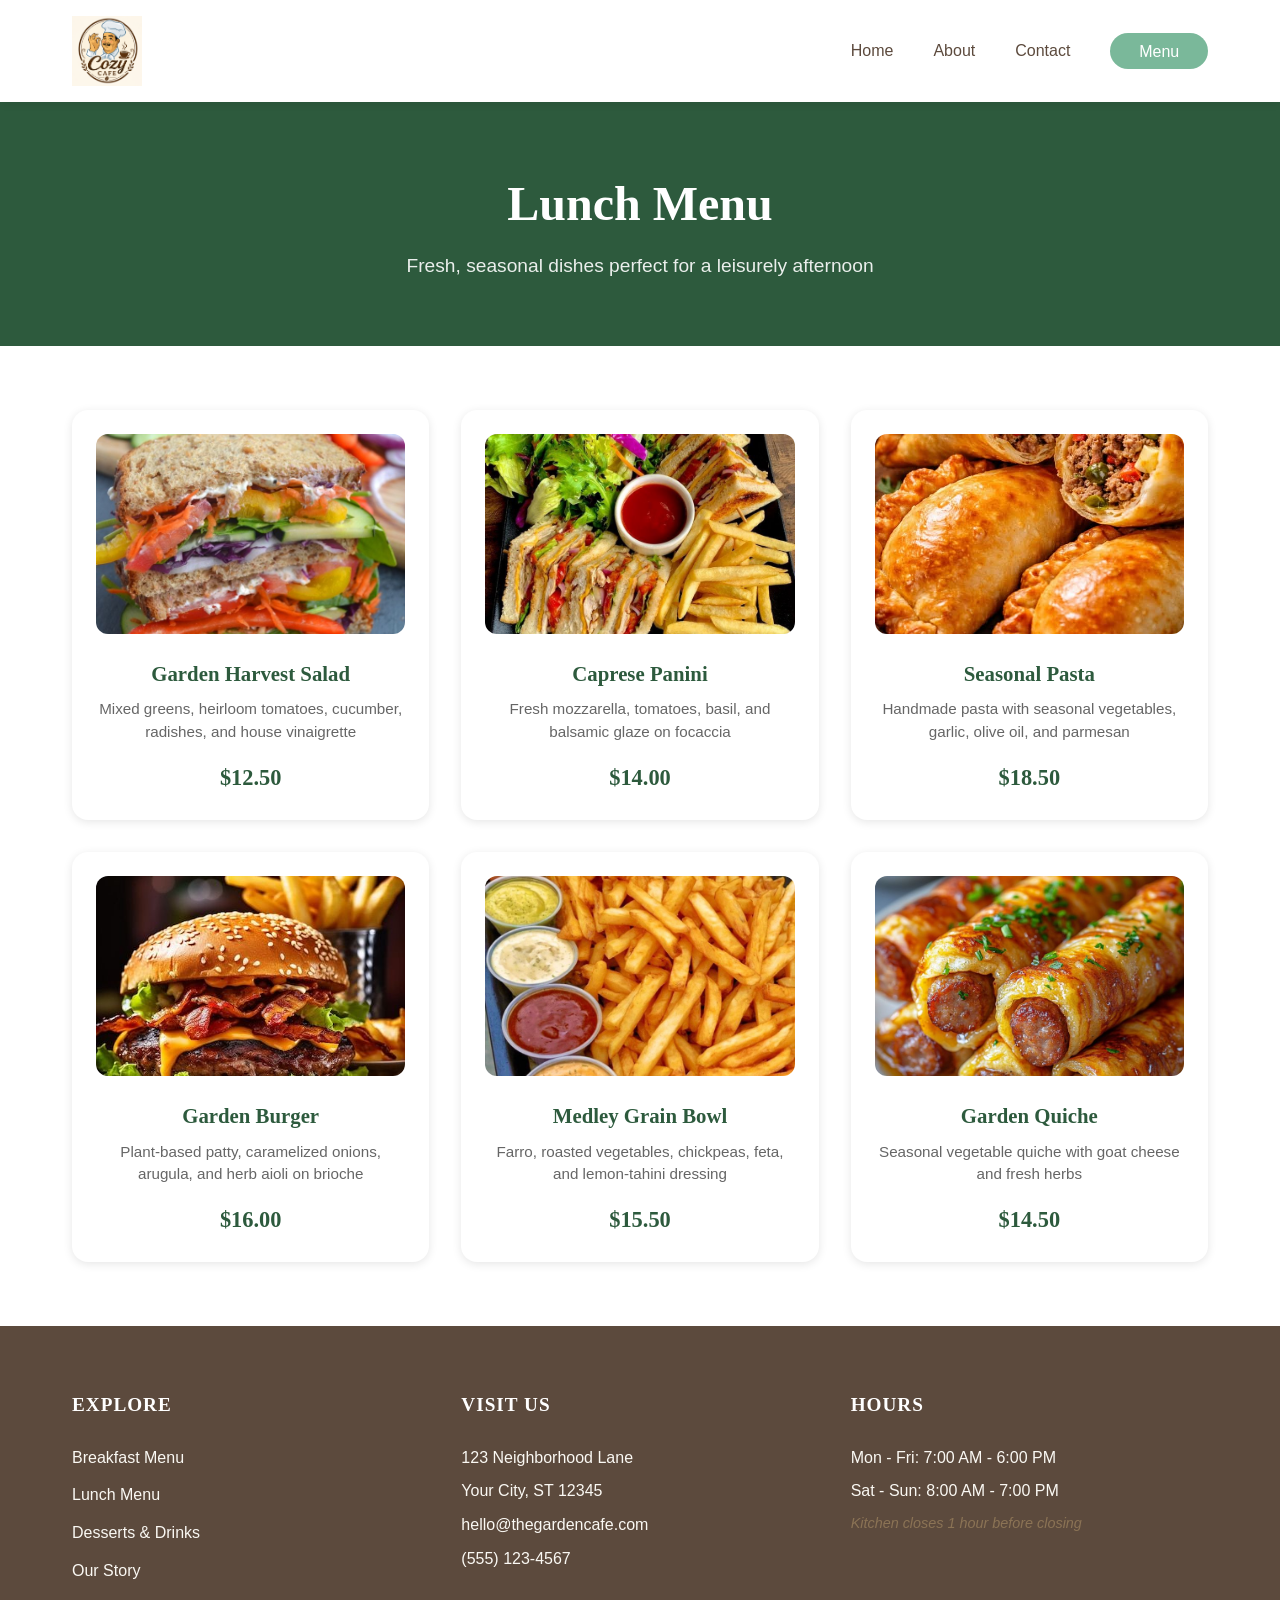
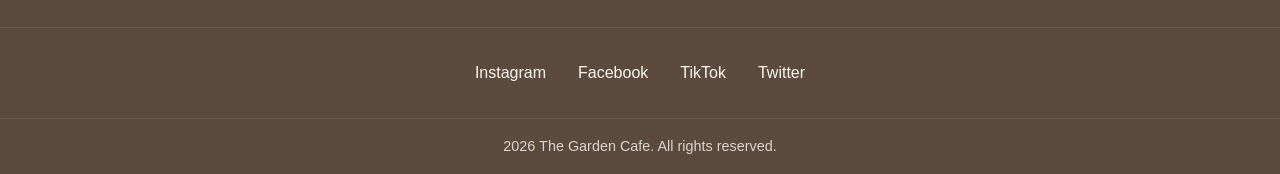
<file: lunch.html>
<!DOCTYPE html>
<html lang="en">
<head>
    <meta charset="UTF-8">
    <meta name="viewport" content="width=device-width, initial-scale=1.0">
    <title>Lunch Menu | The Garden Cafe</title>
    <link rel="stylesheet" href="styles.css">
</head>
<body>
    <!-- Navigation -->
    <nav class="navbar">
        <div class="nav-container">
            <div class="logo"><img src="images/cozycafelogo.png" alt="Cozy Cafe" class="logo-img"></div>
            <ul class="nav-menu">
                <li><a href="index.html" class="nav-link">Home</a></li>
                <li><a href="about.html" class="nav-link">About</a></li>
                <li><a href="contact.html" class="nav-link">Contact</a></li>
                <li><a href="menu.html" class="nav-link nav-cta">Menu</a></li>
            </ul>
        </div>
    </nav>

    <!-- Menu Hero -->
    <section class="menu-hero">
        <div class="menu-hero-content">
            <h1 class="menu-hero-title">Lunch Menu</h1>
            <p class="menu-hero-subtitle">Fresh, seasonal dishes perfect for a leisurely afternoon</p>
        </div>
    </section>

    <!-- Menu Section -->
    <section class="menu-section">
        <div class="menu-container">
            <div class="menu-item">
                <img src="images/VeggieSandwich.png" alt="Garden Salad" class="menu-image">
                <h3 class="menu-title">Garden Harvest Salad</h3>
                <p class="menu-description">Mixed greens, heirloom tomatoes, cucumber, radishes, and house vinaigrette</p>
                <p class="menu-price">$12.50</p>
            </div>

            <div class="menu-item">
                <img src="images/ClubSandwich.png" alt="Grilled Sandwich" class="menu-image">
                <h3 class="menu-title">Caprese Panini</h3>
                <p class="menu-description">Fresh mozzarella, tomatoes, basil, and balsamic glaze on focaccia</p>
                <p class="menu-price">$14.00</p>
            </div>

            <div class="menu-item">
                <img src="images/MeatPie.png" alt="Pasta Dish" class="menu-image">
                <h3 class="menu-title">Seasonal Pasta</h3>
                <p class="menu-description">Handmade pasta with seasonal vegetables, garlic, olive oil, and parmesan</p>
                <p class="menu-price">$18.50</p>
            </div>

            <div class="menu-item">
                <img src="images/BeefBurger.png" alt="Burger" class="menu-image">
                <h3 class="menu-title">Garden Burger</h3>
                <p class="menu-description">Plant-based patty, caramelized onions, arugula, and herb aioli on brioche</p>
                <p class="menu-price">$16.00</p>
            </div>

            <div class="menu-item">
                <img src="images/FrenchFries.png" alt="Grain Bowl" class="menu-image">
                <h3 class="menu-title">Medley Grain Bowl</h3>
                <p class="menu-description">Farro, roasted vegetables, chickpeas, feta, and lemon-tahini dressing</p>
                <p class="menu-price">$15.50</p>
            </div>

            <div class="menu-item">
                <img src="images/SausageRoll.png" alt="Quiche" class="menu-image">
                <h3 class="menu-title">Garden Quiche</h3>
                <p class="menu-description">Seasonal vegetable quiche with goat cheese and fresh herbs</p>
                <p class="menu-price">$14.50</p>
            </div>
        </div>
    </section>

    <!-- Footer -->
    <footer class="footer">
        <div class="footer-container">
            <div class="footer-column">
                <h3>EXPLORE</h3>
                <ul class="footer-links">
                    <li><a href="breakfast.html">Breakfast Menu</a></li>
                    <li><a href="lunch.html">Lunch Menu</a></li>
                    <li><a href="desserts.html">Desserts & Drinks</a></li>
                    <li><a href="about.html">Our Story</a></li>
                </ul>
            </div>
            <div class="footer-column">
                <h3>VISIT US</h3>
                <div class="footer-contact">
                    <p>123 Neighborhood Lane</p>
                    <p>Your City, ST 12345</p>
                    <p>hello@thegardencafe.com</p>
                    <p>(555) 123-4567</p>
                </div>
            </div>
            <div class="footer-column">
                <h3>HOURS</h3>
                <div class="footer-hours">
                    <p>Mon - Fri: 7:00 AM - 6:00 PM</p>
                    <p>Sat - Sun: 8:00 AM - 7:00 PM</p>
                    <p class="hours-note">Kitchen closes 1 hour before closing</p>
                </div>
            </div>
        </div>
        <div class="footer-social">
            <a href="#" class="footer-social-icon">Instagram</a>
            <a href="#" class="footer-social-icon">Facebook</a>
            <a href="#" class="footer-social-icon">TikTok</a>
            <a href="#" class="footer-social-icon">Twitter</a>
        </div>
        <div class="footer-bottom">
            <p>2026 The Garden Cafe. All rights reserved.</p>
        </div>
    </footer>
</body>
</html>
</file>
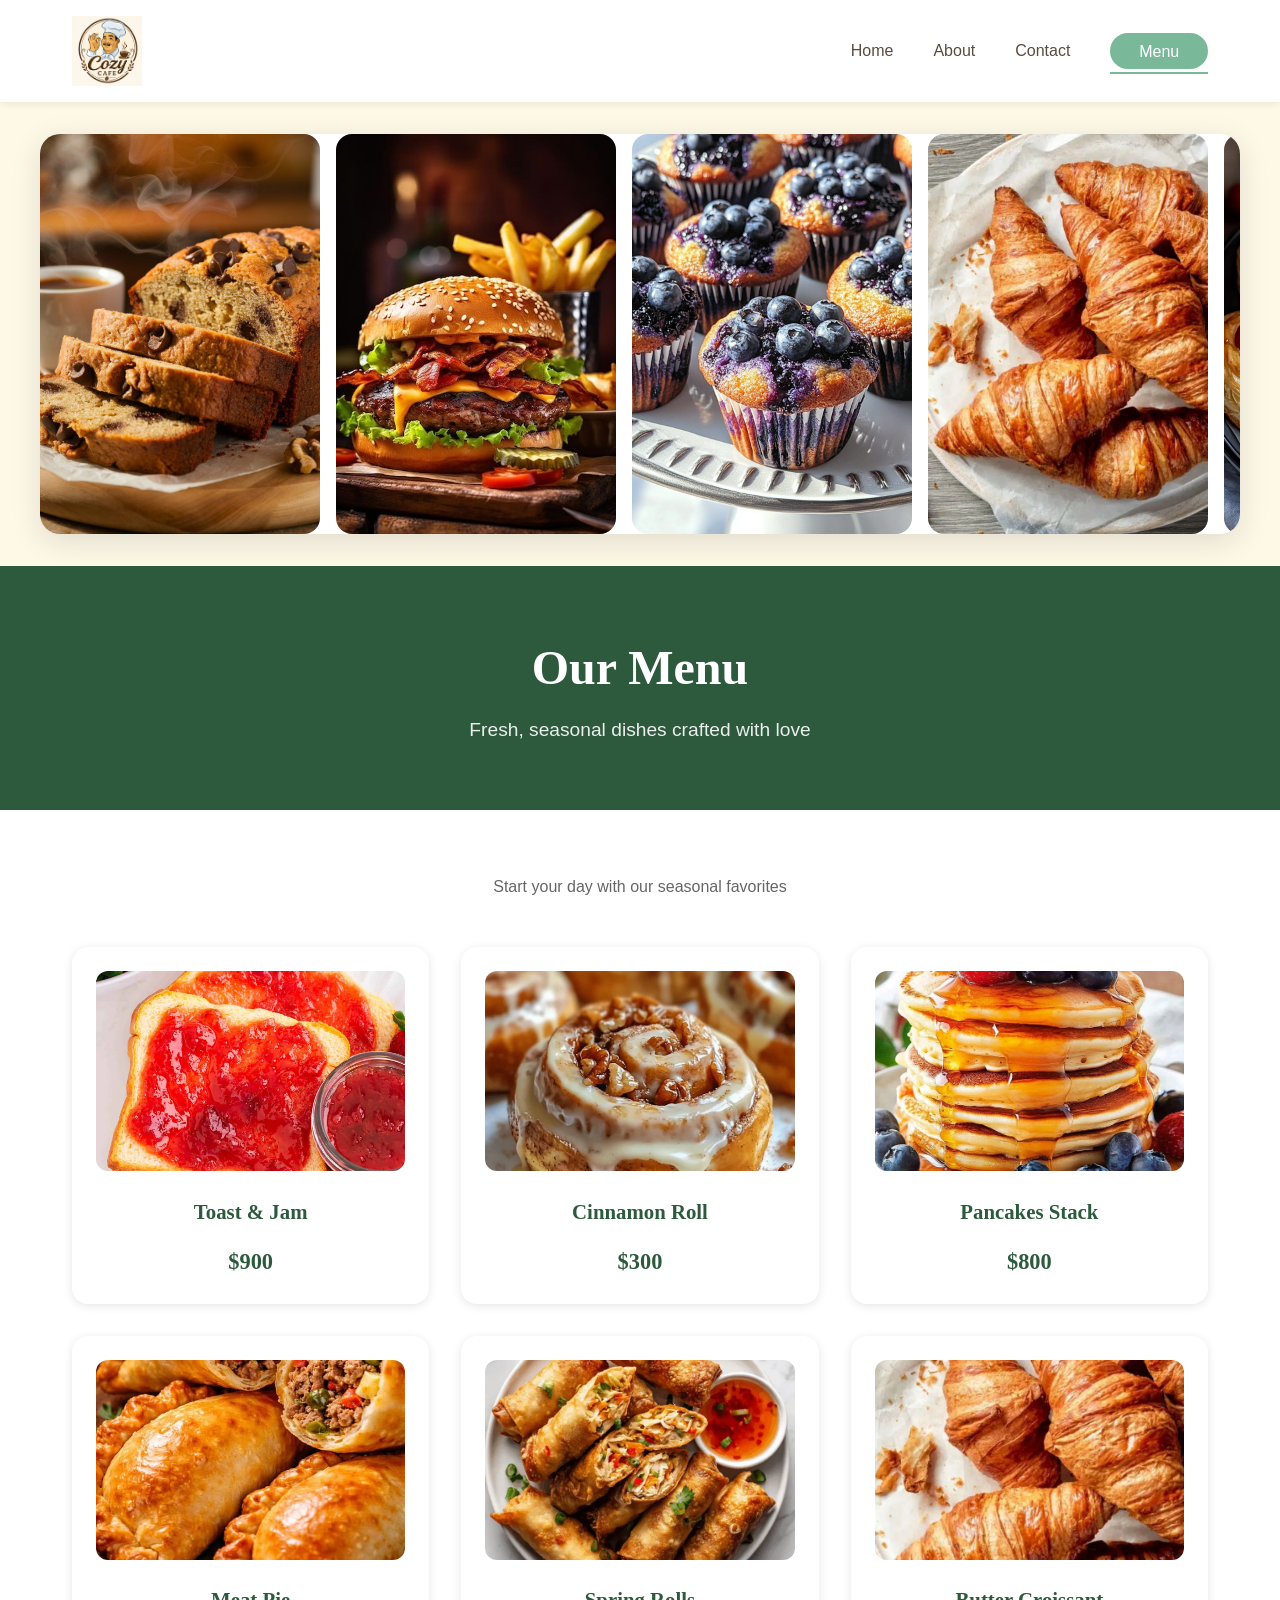
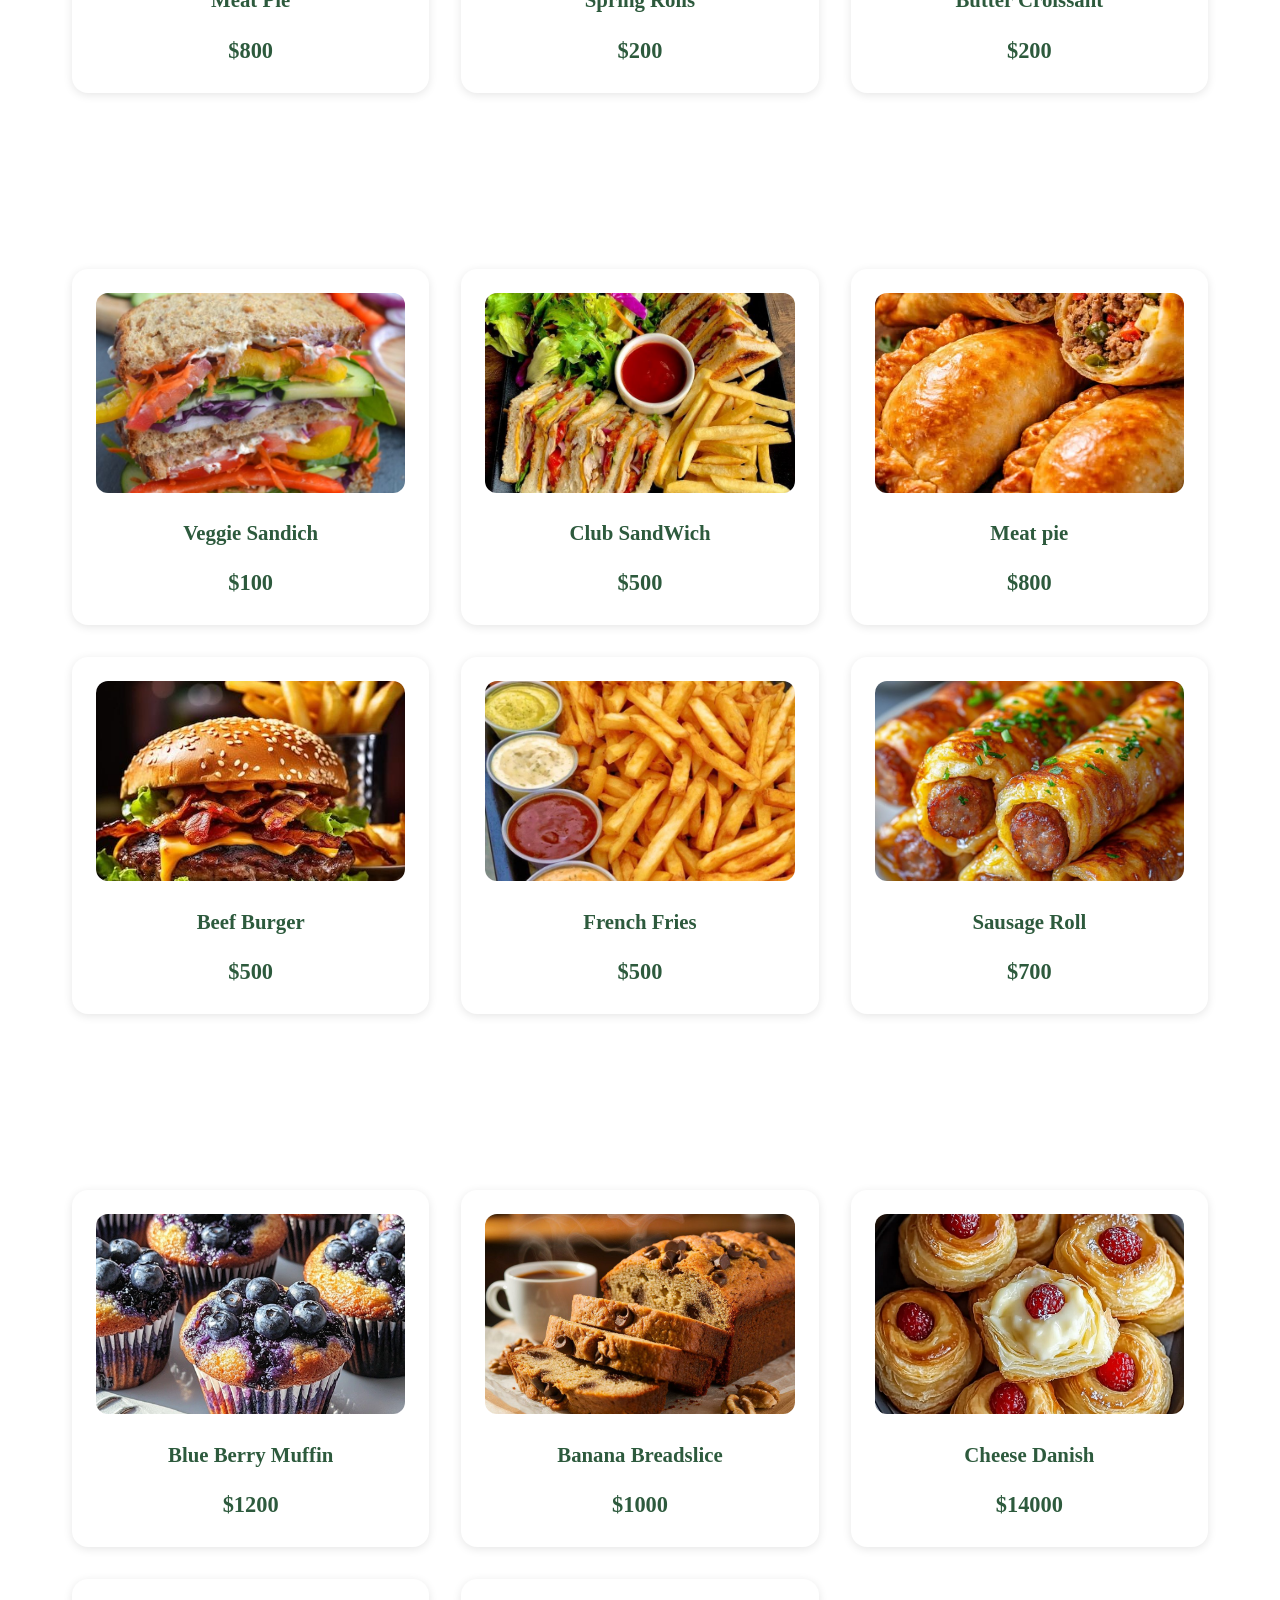
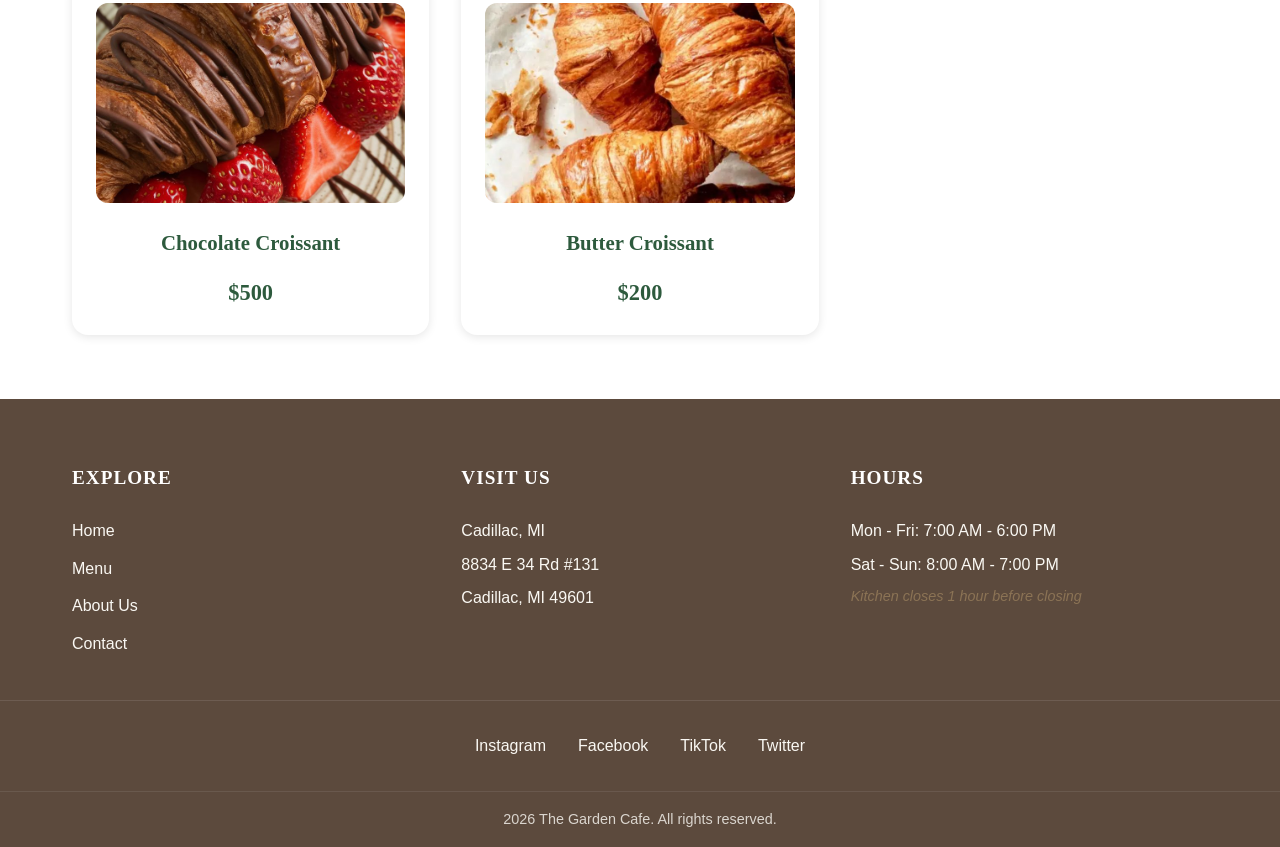
<file: menu.html>
<!DOCTYPE html>
<html lang="en">
<head>
    <meta charset="UTF-8">
    <meta name="viewport" content="width=device-width, initial-scale=1.0">
    <title>Menu | Cozy Cafe</title>
    <link rel="stylesheet" href="styles.css">
</head>
<body>
    <!-- Navigation -->
    <nav class="navbar">
        <div class="nav-container">
            <div class="logo"><img src="images/cozycafelogo.png" alt="Cozy Cafe" class="logo-img"></div>
            <ul class="nav-menu">
                <li><a href="index.html" class="nav-link">Home</a></li>
                <li><a href="about.html" class="nav-link">About</a></li>
                <li><a href="contact.html" class="nav-link">Contact</a></li>
                <li><a href="menu.html" class="nav-link nav-cta active">Menu</a></li>
            </ul>
        </div>
    </nav>

    <!-- Animated Images Section -->
    <section class="hero-images-top-section">
        <div class="hero-images-full-width">
            <div class="hero-images-scroll-full">
                <div class="hero-small-img-full">
                    <img src="images/BananaBreadSlice.png" alt="Banana Bread">
                </div>
                <div class="hero-small-img-full">
                    <img src="images/BeefBurger.png" alt="Beef Burger">
                </div>
                <div class="hero-small-img-full">
                    <img src="images/BlueberryMuffin.png" alt="Blueberry Muffin">
                </div>
                <div class="hero-small-img-full">
                    <img src="images/ButterCroissant.png" alt="Butter Croissant">
                </div>
                <div class="hero-small-img-full">
                    <img src="images/CheeseDanish.png" alt="Cheese Danish">
                </div>
                <div class="hero-small-img-full">
                    <img src="images/ChickenBurger.png" alt="Chicken Burger">
                </div>
                <div class="hero-small-img-full">
                    <img src="images/BananaBreadSlice.png" alt="Banana Bread">
                </div>
                <div class="hero-small-img-full">
                    <img src="images/BeefBurger.png" alt="Beef Burger">
                </div>
                <div class="hero-small-img-full">
                    <img src="images/BlueberryMuffin.png" alt="Blueberry Muffin">
                </div>
                <div class="hero-small-img-full">
                    <img src="images/ButterCroissant.png" alt="Butter Croissant">
                </div>
                <div class="hero-small-img-full">
                    <img src="images/CheeseDanish.png" alt="Cheese Danish">
                </div>
                <div class="hero-small-img-full">
                    <img src="images/ChickenBurger.png" alt="Chicken Burger">
                </div>
            </div>
        </div>
    </section>

    <!-- Menu Hero -->
    <section class="menu-hero">
        <div class="menu-hero-content">
            <h1>Our Menu</h1>
            <p>Fresh, seasonal dishes crafted with love</p>
        </div>
    </section>

    <!-- Menu Section -->
    <section class="menu-section" id="breakfast">
        <div class="menu-header">
           
            <p class="menu-section-subtitle">Start your day with our seasonal favorites</p>
        </div>
        <div class="menu-container">
            <div class="menu-item">
                <img src="images/Toast&Jam.png" alt="Toast & Jam">
                <h3 class="menu-title">Toast & Jam</h3>
                <p class="menu-description"></p>
                <p class="menu-price">$900</p>
            </div>
            <div class="menu-item">
                <img src="images/CinnamonRoll.png" alt="Cinnamon Roll">
                <h3 class="menu-title">Cinnamon Roll</h3>
                <p class="menu-description"></p>
                <p class="menu-price">$300</p>
            </div>
            <div class="menu-item">
                <img src="images/PancakeStack.png" alt="Pancakes Stack">
                <h3 class="menu-title">Pancakes Stack</h3>
                <p class="menu-description"></p>
                <p class="menu-price">$800</p>
            </div>
            <div class="menu-item">
                <img src="images/MeatPie.png" alt="Meat Pie">
                <h3 class="menu-title">Meat Pie</h3>
                <p class="menu-description"></p>
                <p class="menu-price">$800</p>
            </div>
            <div class="menu-item">
                <img src="images/SpringRolls.png" alt="Spring Rolls">
                <h3 class="menu-title">Spring Rolls</h3>
                <p class="menu-description"></p>
                <p class="menu-price">$200</p>
            </div>
            <div class="menu-item">
                <img src="images/ButterCroissant.png" alt="Butter Croissant">
                <h3 class="menu-title">Butter Croissant</h3>
                <p class="menu-description"></p>
                <p class="menu-price">$200</p>
            </div>
        </div>
    </section>

    
    <section class="menu-section" id="lunch">
        <div class="menu-header">
            <h2 class="menu-section-title"></h2>
            <p class="menu-section-subtitle"></p>
        </div>
        <div class="menu-container">
            <div class="menu-item">
                <img src="images/VeggieSandwich.png" alt="Veggie Sandich">
                <h3 class="menu-title">Veggie Sandich</h3>
                <p class="menu-description"></p>
                <p class="menu-price">$100</p>
            </div>
            <div class="menu-item">
                <img src="images/ClubSandwich.png" alt="Club SandWich">
                <h3 class="menu-title">Club SandWich</h3>
                <p class="menu-description"></p>
                <p class="menu-price">$500</p>
            </div>
            <div class="menu-item">
                <img src="images/MeatPie.png" alt="Meat pie">
                <h3 class="menu-title">Meat pie</h3>
                <p class="menu-description"></p>
                <p class="menu-price">$800</p>
            </div>
            <div class="menu-item">
                <img src="images/BeefBurger.png" alt="Beef Burger">
                <h3 class="menu-title">Beef Burger</h3>
                <p class="menu-description"></p>
                <p class="menu-price">$500</p>
            </div>
            <div class="menu-item">
                <img src="images/FrenchFries.png" alt="c">
                <h3 class="menu-title">French Fries</h3>
                <p class="menu-description"></p>
                <p class="menu-price">$500</p>
            </div>
            <div class="menu-item">
                <img src="images/SausageRoll.png" alt="Sausage Roll">
                <h3 class="menu-title">Sausage Roll</h3>
                <p class="menu-description"></p>
                <p class="menu-price">$700</p>
            </div>
        </div>
    </section>

    
    <section class="menu-section" id="desserts">
        <div class="menu-header">
            <h2 class="menu-section-title"></h2>
            <p class="menu-section-subtitle"></p>
        </div>
        <div class="menu-container">
            <div class="menu-item">
                <img src="images/BlueberryMuffin.png" alt="Blue Berry Muffin">
                <h3 class="menu-title">Blue Berry Muffin</h3>
                <p class="menu-description"></p>
                <p class="menu-price">$1200</p>
            </div>
            <div class="menu-item">
                <img src="images/BananaBreadSlice.png" alt="Banana Breadslice">
                <h3 class="menu-title">Banana Breadslice</h3>
                <p class="menu-description"></p>
                <p class="menu-price">$1000</p>
            </div>
            <div class="menu-item">
                <img src="images/CheeseDanish.png" alt="Cheese Danish">
                <h3 class="menu-title">Cheese Danish</h3>
                <p class="menu-description"></p>
                <p class="menu-price">$14000</p>
            </div>
            <div class="menu-item">
                <img src="images/ChocolateCroissant.png" alt="Chocolate Croissant">
                <h3 class="menu-title">Chocolate Croissant</h3>
                <p class="menu-description"></p>
                <p class="menu-price">$500</p>
            </div>
            <div class="menu-item">
                <img src="images/ButterCroissant.png" alt="Butter Croissant">
                <h3 class="menu-title">Butter Croissant</h3>
                <p class="menu-description"></p>
                <p class="menu-price">$200</p>
            </div>
        </div>
    </section>

    <!-- Footer -->
    <footer class="footer">
        <div class="footer-container">
            <div class="footer-column">
                <h3>EXPLORE</h3>
                <ul class="footer-links">
                    <li><a href="index.html">Home</a></li>
                    <li><a href="menu.html">Menu</a></li>
                    <li><a href="about.html">About Us</a></li>
                    <li><a href="contact.html">Contact</a></li>
                </ul>
            </div>
            <div class="footer-column">
                <h3>VISIT US</h3>
                <div class="footer-contact">
                    <p>Cadillac, MI</p>
                    <p>8834 E 34 Rd #131</p>
                    <p>Cadillac, MI 49601</p>
                   
                </div>
            </div>
            <div class="footer-column">
                <h3>HOURS</h3>
                <div class="footer-hours">
                    <p>Mon - Fri: 7:00 AM - 6:00 PM</p>
                    <p>Sat - Sun: 8:00 AM - 7:00 PM</p>
                    <p class="hours-note">Kitchen closes 1 hour before closing</p>
                </div>
            </div>
        </div>
        <div class="footer-social">
            <a href="#" class="footer-social-icon">Instagram</a>
            <a href="#" class="footer-social-icon">Facebook</a>
            <a href="#" class="footer-social-icon">TikTok</a>
            <a href="#" class="footer-social-icon">Twitter</a>
        </div>
        <div class="footer-bottom">
            <p>2026 The Garden Cafe. All rights reserved.</p>
        </div>
    </footer>
</body>
</html>
</file>
<file: styles.css>
/* Reset and Base Styles */
* {
    margin: 0;
    padding: 0;
    box-sizing: border-box;
}

body {
    font-family: 'Lato', 'Open Sans', -apple-system, BlinkMacSystemFont, 'Segoe UI', sans-serif;
    line-height: 1.6;
    color: #3d3d3d;
}

/* Variables */
:root {
    --primary-green: #2d5a3d;
    --light-green: #7ab89a;
    --cream: #faf8f3;
    --pale-yellow: #fef9e7;
    --warm-brown: #5c4a3d;
    --light-brown: #8b7355;
    --white: #ffffff;
    --shadow: 0 2px 10px rgba(0,0,0,0.1);
}

/* Navigation */
.navbar {
    background: var(--white);
    box-shadow: 0 2px 8px rgba(0,0,0,0.08);
    position: sticky;
    top: 0;
    z-index: 1000;
    padding: 1rem 0;
}

.nav-container {
    max-width: 1200px;
    margin: 0 auto;
    display: flex;
    justify-content: space-between;
    align-items: center;
    padding: 0 2rem;
}

.logo {
    font-family: 'Playfair Display', 'Merriweather', Georgia, serif;
    font-size: 1.5rem;
    font-weight: bold;
    color: var(--primary-green);
    display: flex;
    align-items: center;
}

.logo-img {
    height: 70px;
    width: auto;
}

.nav-menu {
    display: flex;
    list-style: none;
    gap: 2.5rem;
}

.nav-link {
    text-decoration: none;
    color: var(--warm-brown);
    font-weight: 500;
    transition: color 0.3s ease;
    position: relative;
}

.nav-link:hover,
.nav-link.active {
    color: var(--primary-green);
}

.nav-link.active::after {
    content: '';
    position: absolute;
    bottom: -5px;
    left: 0;
    width: 100%;
    height: 2px;
    background: var(--light-green);
}

.nav-cta {
    background-color: var(--light-green);
    color: var(--white) !important;
    padding: 0.6rem 1.8rem;
    border-radius: 25px;
}

.nav-cta:hover {
    background-color: var(--primary-green);
}

/* Hero Images Top Section */
.hero-images-top-section {
    background: var(--pale-yellow);
    padding: 2rem 0;
    overflow: hidden;
}

.hero-images-full-width {
    max-width: 1200px;
    margin: 0 auto;
    height: 400px;
    overflow: hidden;
    border-radius: 20px;
    background: var(--white);
    box-shadow: 0 8px 30px rgba(0,0,0,0.12);
}

.hero-images-scroll-full {
    display: flex;
    gap: 1rem;
    animation: scrollImages 15s linear infinite;
}

.hero-small-img-full {
    flex-shrink: 0;
    width: 280px;
    height: 400px;
    overflow: hidden;
    border-radius: 16px;
}

.hero-small-img-full img {
    width: 100%;
    height: 100%;
    object-fit: cover;
}

/* Hero Section */
.hero-section {
    background: var(--pale-yellow);
    padding: 5rem 0;
    min-height: 70vh;
    display: flex;
    align-items: center;
}

.hero-container {
    max-width: 1200px;
    margin: 0 auto;
    display: flex;
    align-items: center;
    gap: 4rem;
    padding: 0 2rem;
}

.hero-images-wrapper {
    flex: 1;
    height: 400px;
    overflow: hidden;
    border-radius: 20px;
    background: var(--white);
    box-shadow: 0 8px 30px rgba(0,0,0,0.12);
}

.hero-images-scroll {
    display: flex;
    gap: 1rem;
    animation: scrollImages 15s linear infinite;
}

.hero-small-img {
    flex-shrink: 0;
    width: 280px;
    height: 400px;
    overflow: hidden;
    border-radius: 16px;
}

.hero-small-img img {
    width: 100%;
    height: 100%;
    object-fit: cover;
}

@keyframes scrollImages {
    0% {
        transform: translateX(0);
    }
    100% {
        transform: translateX(-50%);
    }
}

.hero-content {
    flex: 1;
}

.welcome-container {
    margin-bottom: 2rem;
}

.welcome-text {
    font-size: 2.5rem;
    font-family: 'Playfair Display', 'Merriweather', Georgia, serif;
    color: #3d3d3d;
    display: block;
}

.restaurant-name {
    font-family: 'Playfair Display', 'Merriweather', Georgia, serif;
    font-size: 4.5rem;
    font-weight: bold;
    color: var(--primary-green);
    display: block;
    margin-top: 0.5rem;
    line-height: 1;
}

.hero-description-box {
    background: var(--pale-yellow);
    padding: 2rem;
    border-radius: 30px;
    box-shadow: 0 4px 20px rgba(0,0,0,0.08);
}

.hero-title {
    font-family: 'Playfair Display', 'Merriweather', Georgia, serif;
    font-size: 3rem;
    color: var(--primary-green);
    margin-bottom: 1.5rem;
    line-height: 1.2;
}

.hero-description {
    font-size: 1.1rem;
    color: #555;
    margin-bottom: 1.5rem;
    line-height: 1.8;
}

.hero-tagline {
    font-family: 'Playfair Display', 'Merriweather', Georgia, serif;
    font-style: italic;
    color: var(--primary-green);
    font-size: 1.25rem;
    font-weight: 500;
}

/* About Section */
.about-section {
    padding: 4rem 0;
    background: var(--pale-yellow);
}

.about-container {
    max-width: 1200px;
    margin: 0 auto;
    display: flex;
    align-items: center;
    gap: 4rem;
    padding: 0 2rem;
}

.about-text {
    flex: 1;
}

/* About Story Section */
.about-story-section {
    padding: 4rem 0;
    background: var(--pale-yellow);
}

.about-story-container {
    max-width: 1200px;
    margin: 0 auto;
    display: flex;
    align-items: center;
    gap: 4rem;
    padding: 0 2rem;
}

.about-story-text {
    flex: 1;
    padding-right: 2rem;
}

.about-story-image {
    flex: 0 0 auto;
}

.our-story-title {
    font-family: 'Playfair Display', 'Merriweather', Georgia, serif;
    font-size: 4rem;
    font-weight: bold;
    color: var(--primary-green);
    margin-bottom: 1.5rem;
}

.welcome-container {
    margin-bottom: 2rem;
}

.welcome-text {
    font-size: 2.5rem;
    font-family: 'Playfair Display', 'Merriweather', Georgia, serif;
    color: #3d3d3d;
    display: block;
}

.restaurant-name {
    font-family: 'Playfair Display', 'Merriweather', Georgia, serif;
    font-size: 4.5rem;
    font-weight: bold;
    color: var(--primary-green);
    display: block;
    margin-top: 0.5rem;
    line-height: 1;
}

.about-story-description {
    font-size: 1.1rem;
    line-height: 1.8;
    color: #555;
    margin-bottom: 1.5rem;
}

.book-table-btn {
    display: inline-block;
    background: var(--primary-green);
    color: var(--white);
    text-decoration: none;
    padding: 1rem 2.5rem;
    border-radius: 30px;
    font-weight: 500;
    font-size: 1.1rem;
    transition: background 0.3s ease, transform 0.2s ease;
}

.book-table-btn:hover {
    background: #1e3d28;
    transform: translateY(-2px);
}

.story-image-wrapper {
    border-radius: 20px;
    overflow: hidden;
    box-shadow: 0 10px 40px rgba(0,0,0,0.15);
}

.story-img {
    width: 500px;
    height: 500px;
    object-fit: cover;
    display: block;
}

.section-title {
    font-family: 'Playfair Display', 'Merriweather', Georgia, serif;
    font-size: 2.8rem;
    color: var(--primary-green);
    margin-bottom: 1.5rem;
}

.about-description {
    font-size: 1.1rem;
    line-height: 1.8;
    color: #555;
    margin-bottom: 1.5rem;
}

.cta-button {
    display: inline-block;
    background: var(--light-green);
    color: var(--white);
    text-decoration: none;
    padding: 1rem 2rem;
    border-radius: 30px;
    font-weight: 500;
    transition: background 0.3s ease;
    margin-top: 1rem;
}

.cta-button:hover {
    background: var(--primary-green);
}

/* Chef Image */
.chef-img {
    width: 450px;
    height: auto;
    border-radius: 20px;
    box-shadow: 0 8px 30px rgba(0,0,0,0.15);
}

.chef-img-large {
    width: 700px;
    height: auto;
    border-radius: 20px;
    box-shadow: 0 8px 30px rgba(0,0,0,0.15);
}

/* About Image in Hero */
.about-image {
    flex: 0 0 auto;
}

/* Values */
.values-title {
    font-family: 'Playfair Display', 'Merriweather', Georgia, serif;
    font-size: 1.8rem;
    color: var(--primary-green);
    margin: 2rem 0 1.5rem;
}

.values-list {
    display: grid;
    gap: 1.5rem;
}

.value-item {
    display: flex;
    gap: 1rem;
    align-items: flex-start;
}

.value-icon {
    font-size: 2rem;
    flex-shrink: 0;
}

.value-text h4 {
    color: var(--primary-green);
    margin-bottom: 0.25rem;
    font-size: 1.1rem;
}

.value-text p {
    color: #666;
    font-size: 0.95rem;
}

/* Categories Section */
.categories-section {
    padding: 5rem 0;
    background: var(--white);
    overflow: hidden;
}

.section-header {
    text-align: center;
    margin-bottom: 3rem;
    padding: 0 2rem;
}

.section-subtitle {
    color: #666;
    font-size: 1.1rem;
    margin-top: 0.5rem;
}

.categories-wrapper {
    position: relative;
}

.categories-scroll {
    display: flex;
    gap: 2rem;
    padding: 0 2rem;
    overflow-x: hidden;
    width: max-content;
    animation: scrollCategories 20s linear infinite;
}

@keyframes scrollCategories {
    0% {
        transform: translateX(0);
    }
    100% {
        transform: translateX(-50%);
    }
}

.category-card {
    flex-shrink: 0;
    width: 320px;
    border-radius: 20px;
    overflow: hidden;
    position: relative;
    cursor: pointer;
    transition: transform 0.3s ease, box-shadow 0.3s ease;
}

.category-card:hover {
    transform: translateY(-10px);
    box-shadow: 0 10px 30px rgba(0,0,0,0.15);
}

.category-card img {
    width: 320px;
    height: 250px;
    object-fit: cover;
}

.category-overlay {
    position: absolute;
    bottom: 0;
    left: 0;
    width: 100%;
    background: linear-gradient(to top, rgba(45,90,61,0.95) 0%, rgba(45,90,61,0.7) 100%);
    padding: 2rem 1.5rem 1.5rem;
    color: var(--white);
}

.category-overlay h3 {
    font-family: 'Playfair Display', 'Merriweather', Georgia, serif;
    font-size: 1.5rem;
    margin-bottom: 0.5rem;
}

.category-overlay p {
    font-size: 0.95rem;
    opacity: 0.9;
    margin-bottom: 1rem;
}

.category-link {
    color: var(--white);
    text-decoration: none;
    font-weight: 500;
    transition: color 0.3s ease;
}

.category-link:hover {
    color: var(--light-green);
}

/* Testimonials Section */
.testimonials-section {
    padding: 5rem 0;
    background: var(--pale-yellow);
}

.testimonials-container {
    max-width: 1200px;
    margin: 0 auto;
    display: grid;
    grid-template-columns: repeat(3, 1fr);
    gap: 2rem;
    padding: 0 2rem;
}

.testimonial-card {
    background: var(--white);
    padding: 2rem;
    border-radius: 16px;
    box-shadow: var(--shadow);
    transition: transform 0.3s ease;
}

.testimonial-card:hover {
    transform: translateY(-5px);
}

.testimonial-avatar {
    width: 60px;
    height: 60px;
    border-radius: 50%;
    object-fit: cover;
    margin-bottom: 1rem;
}

.testimonial-stars {
    color: #ffd700;
    font-size: 1.5rem;
    margin-bottom: 1rem;
}

.testimonial-text {
    font-style: italic;
    color: #555;
    line-height: 1.7;
    margin-bottom: 1.5rem;
}

.testimonial-author {
    border-top: 1px solid #eee;
    padding-top: 1rem;
    display: flex;
    flex-direction: column;
    gap: 0.25rem;
}

.author-name {
    font-weight: 600;
    color: var(--primary-green);
}

.author-role {
    font-size: 0.9rem;
    color: #888;
}

/* Menu Hero */
.menu-hero {
    background: var(--primary-green);
    padding: 4rem 0;
    text-align: center;
    color: var(--white);
}

.menu-hero-content h1 {
    font-family: 'Playfair Display', 'Merriweather', Georgia, serif;
    font-size: 3rem;
    margin-bottom: 0.5rem;
}

.menu-hero-content p {
    font-size: 1.2rem;
    opacity: 0.9;
}

/* Menu Section */
.menu-section {
    padding: 4rem 0;
}

.menu-header {
    text-align: center;
    margin-bottom: 3rem;
    padding: 0 2rem;
}

.menu-section-title {
    font-family: 'Playfair Display', 'Merriweather', Georgia, serif;
    font-size: 2.5rem;
    color: var(--primary-green);
    margin-bottom: 0.5rem;
}

.menu-section-subtitle {
    color: #666;
    font-size: 1rem;
}

.menu-container {
    max-width: 1200px;
    margin: 0 auto;
    display: grid;
    grid-template-columns: repeat(3, 1fr);
    gap: 2rem;
    padding: 0 2rem;
}

.menu-item {
    text-align: center;
    background: var(--white);
    padding: 1.5rem;
    border-radius: 16px;
    box-shadow: var(--shadow);
    transition: transform 0.3s ease;
}

.menu-item:hover {
    transform: translateY(-5px);
}

.menu-item img {
    width: 100%;
    height: 200px;
    object-fit: cover;
    border-radius: 12px;
    margin-bottom: 1rem;
}

.menu-title {
    font-family: 'Playfair Display', 'Merriweather', Georgia, serif;
    font-size: 1.3rem;
    color: var(--primary-green);
    margin-bottom: 0.5rem;
}

.menu-description {
    color: #666;
    font-size: 0.95rem;
    margin-bottom: 1rem;
    line-height: 1.5;
}

.menu-price {
    font-family: 'Playfair Display', 'Merriweather', Georgia, serif;
    font-weight: bold;
    color: var(--primary-green);
    font-size: 1.4rem;
}

/* Contact Hero */
.contact-hero {
    background: var(--primary-green);
    padding: 4rem 0;
    text-align: center;
    color: var(--white);
}

.contact-hero-content h1 {
    font-family: 'Playfair Display', 'Merriweather', Georgia, serif;
    font-size: 3rem;
    margin-bottom: 0.5rem;
}

.contact-hero-content p {
    font-size: 1.2rem;
    opacity: 0.9;
}

/* Contact Section */
.contact-section {
    padding: 5rem 0;
    background: var(--cream);
}

.contact-container {
    max-width: 1200px;
    margin: 0 auto;
    display: grid;
    grid-template-columns: 1fr 1fr;
    gap: 4rem;
    padding: 0 2rem;
}

.contact-details {
    margin-bottom: 2rem;
}

.contact-item {
    display: flex;
    gap: 1rem;
    margin-bottom: 1.5rem;
    align-items: flex-start;
}

.contact-icon {
    font-size: 1.5rem;
}

.contact-item h4 {
    color: var(--primary-green);
    margin-bottom: 0.25rem;
}

.contact-item p {
    color: #666;
}

.hours-note {
    font-size: 0.9rem;
    font-style: italic;
    color: var(--light-brown);
    margin-top: 0.25rem;
}

.social-links {
    display: flex;
    gap: 1rem;
    flex-wrap: wrap;
}

.social-icon {
    background: var(--light-green);
    color: var(--white);
    text-decoration: none;
    padding: 0.75rem 1.5rem;
    border-radius: 25px;
    font-weight: 500;
    transition: background 0.3s ease;
}

.social-icon:hover {
    background: var(--primary-green);
}

/* Contact Form */
.contact-form-wrapper {
    background: var(--white);
    padding: 2.5rem;
    border-radius: 20px;
    box-shadow: var(--shadow);
}

.contact-form h3 {
    font-family: 'Playfair Display', 'Merriweather', Georgia, serif;
    color: var(--primary-green);
    margin-bottom: 1.5rem;
    font-size: 1.5rem;
}

.form-group {
    margin-bottom: 1.5rem;
}

.form-group label {
    display: block;
    margin-bottom: 0.5rem;
    color: var(--warm-brown);
    font-weight: 500;
}

.form-group input,
.form-group select,
.form-group textarea {
    width: 100%;
    padding: 0.8rem 1rem;
    border: 1px solid #ddd;
    border-radius: 8px;
    font-family: inherit;
    font-size: 1rem;
    background: var(--pale-yellow);
}

.form-group input:focus,
.form-group select:focus,
.form-group textarea:focus {
    outline: none;
    border-color: var(--light-green);
    background: var(--white);
}

.submit-btn {
    background: var(--light-green);
    color: var(--white);
    border: none;
    padding: 1rem 2rem;
    border-radius: 30px;
    font-size: 1rem;
    font-weight: 500;
    cursor: pointer;
    transition: background 0.3s ease;
    width: 100%;
}

.submit-btn:hover {
    background: var(--primary-green);
}

/* Map Section */
.map-section {
    background: var(--white);
}

.map-section iframe {
    display: block;
    border: none;
}

/* Footer */
.footer {
    background: var(--warm-brown);
    color: var(--cream);
    padding: 4rem 0 1rem;
}

.footer-container {
    max-width: 1200px;
    margin: 0 auto;
    display: grid;
    grid-template-columns: repeat(auto-fit, minmax(250px, 1fr));
    gap: 2rem;
    padding: 0 2rem;
}

.footer-column h3 {
    font-family: 'Playfair Display', 'Merriweather', Georgia, serif;
    font-size: 1.2rem;
    margin-bottom: 1.5rem;
    color: var(--white);
    letter-spacing: 1px;
}

.footer-links {
    list-style: none;
}

.footer-links li {
    margin-bottom: 0.75rem;
}

.footer-links a {
    color: var(--cream);
    text-decoration: none;
    transition: color 0.3s ease;
}

.footer-links a:hover {
    color: var(--light-green);
}

.footer-contact p,
.footer-hours p {
    margin-bottom: 0.5rem;
}

.footer-social {
    display: flex;
    justify-content: center;
    gap: 2rem;
    padding: 2rem 0;
    margin-top: 2rem;
    border-top: 1px solid rgba(255,255,255,0.1);
}

.footer-social-icon {
    color: var(--cream);
    text-decoration: none;
    transition: color 0.3s ease;
}

.footer-social-icon:hover {
    color: var(--light-green);
}

.footer-bottom {
    text-align: center;
    padding-top: 1rem;
    border-top: 1px solid rgba(255,255,255,0.1);
    font-size: 0.9rem;
    opacity: 0.8;
}

/* About Hero */
.about-hero {
    background: var(--primary-green);
    padding: 4rem 0;
    text-align: center;
    color: var(--white);
}

.about-hero-content h1 {
    font-family: 'Playfair Display', 'Merriweather', Georgia, serif;
    font-size: 3rem;
    margin-bottom: 0.5rem;
}

.about-hero-content p {
    font-size: 1.2rem;
    opacity: 0.9;
}

/* Responsive Design */
@media (max-width: 1024px) {
    .testimonials-container {
        grid-template-columns: repeat(2, 1fr);
    }

    .menu-container {
        grid-template-columns: repeat(2, 1fr);
    }

    .hero-title {
        font-size: 2.5rem;
    }

    .hero-small-img {
        width: 220px;
        height: 350px;
    }

    .hero-small-img-full {
        width: 220px;
        height: 350px;
    }

    .hero-images-full-width {
        height: 350px;
    }
}

@media (max-width: 768px) {
    .hero-container,
    .about-container,
    .about-story-container {
        flex-direction: column;
        text-align: center;
    }

    .about-image,
    .about-story-image {
        order: -1;
    }

    .hero-container .about-image {
        order: -1;
    }

    .about-text,
    .about-story-text {
        padding-right: 0;
    }

    .chef-img-large {
        width: 100%;
        max-width: 350px;
    }

    .story-img {
        width: 100%;
        height: 300px;
    }

    .our-story-title {
        font-size: 2.5rem;
    }

    .welcome-text {
        font-size: 1.8rem;
    }

    .hero-images-full-width {
        height: 300px;
    }

    .hero-small-img-full {
        width: 200px;
        height: 300px;
    }

    .restaurant-name {
        font-size: 2.5rem;
    }

    .contact-container {
        grid-template-columns: 1fr;
    }

    .nav-menu {
        gap: 1.5rem;
    }

    .menu-container {
        grid-template-columns: 1fr;
    }

    .testimonials-container {
        grid-template-columns: 1fr;
    }

    .hero-title {
        font-size: 2.2rem;
    }

    .hero-description {
        font-size: 1rem;
    }

    .hero-container {
        flex-direction: column;
        text-align: center;
    }

    .hero-images-wrapper {
        width: 100%;
        height: 300px;
    }

    .hero-small-img {
        width: 200px;
        height: 300px;
    }
}

@media (max-width: 640px) {
    .nav-container {
        flex-direction: column;
        gap: 1rem;
    }

    .nav-menu {
        flex-wrap: wrap;
        justify-content: center;
    }

    .section-title {
        font-size: 2rem;
    }

    .hero-overlay {
        padding: 0 5%;
    }
}
</file>
